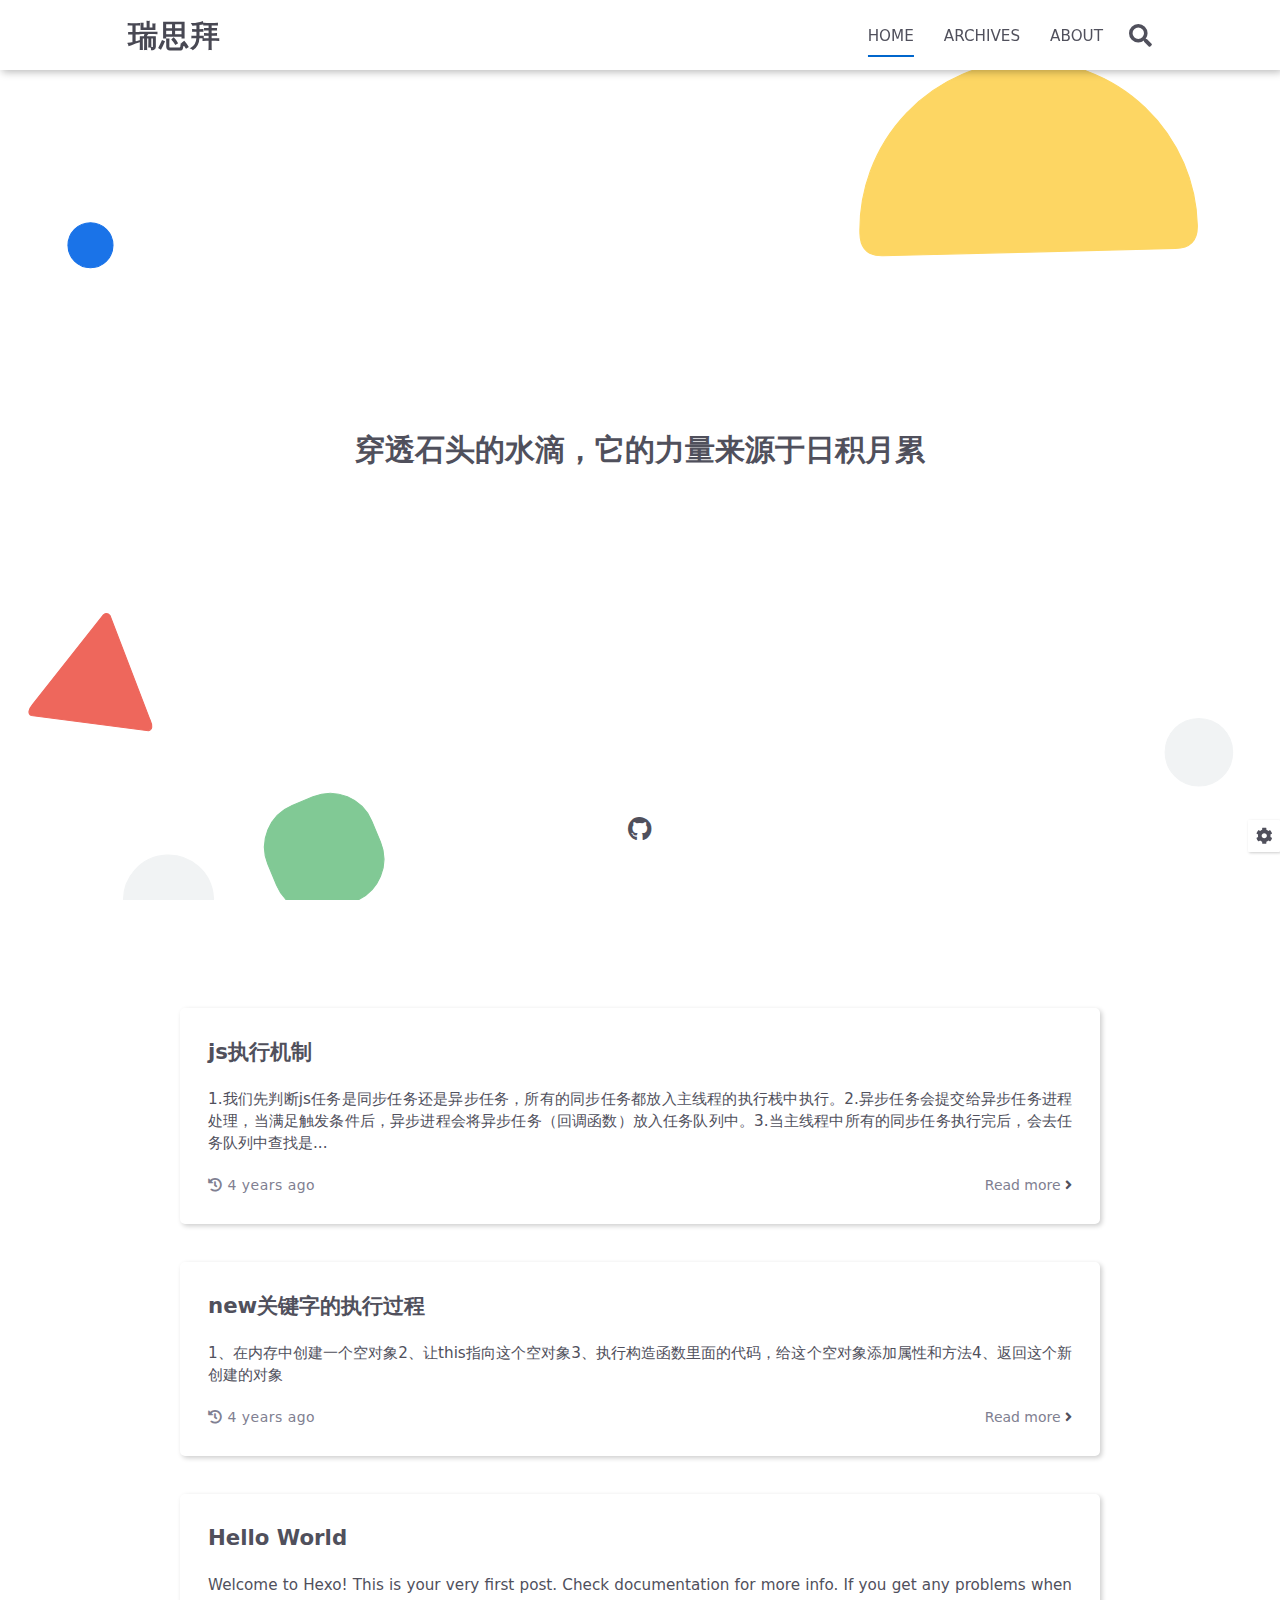
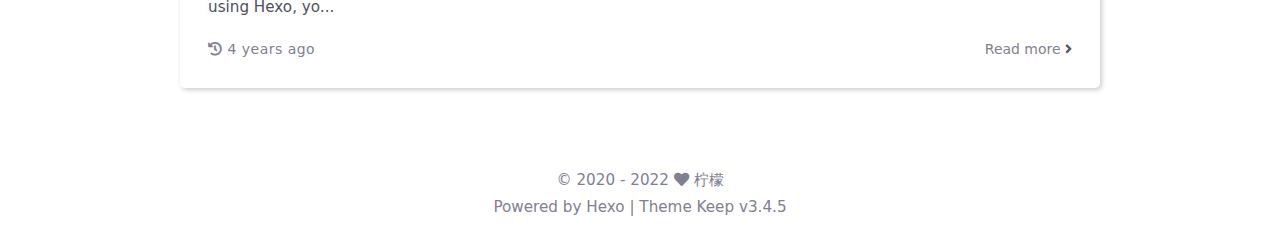
<file: index.html>
<!DOCTYPE html>
<html lang="en">
<head>
    <meta charset="utf-8">
    <meta name="viewport" content="width=device-width, initial-scale=1, maximum-scale=1">
    <meta name="keywords" content="Hexo Theme Keep">
    <meta name="description" content="Hexo Theme Keep">
    <meta name="author" content="柠檬">
    
    <title>
        
        瑞思拜
    </title>
    
<link rel="stylesheet" href="/css/style.css">

    <link rel="shortcut icon" href="/images/logo.svg">
    
<link rel="stylesheet" href="/css/font-awesome.min.css">

    <script id="hexo-configurations">
    let KEEP = window.KEEP || {};
    KEEP.hexo_config = {"hostname":"example.com","root":"/","language":"en","path":"search.xml"};
    KEEP.theme_config = {"toc":{"enable":true,"number":false,"expand_all":false,"init_open":false},"style":{"primary_color":"#0066CC","avatar":"/images/j.svg","favicon":"/images/logo.svg","article_img_align":"left","left_side_width":"260px","content_max_width":"920px","hover":{"shadow":true,"scale":true},"first_screen":{"enable":true,"background_img":"/images/bg.svg","description":"穿透石头的水滴，它的力量来源于日积月累"},"scroll":{"progress_bar":{"enable":false},"percent":{"enable":true}}},"local_search":{"enable":true,"preload":true},"code_copy":{"enable":false,"style":"default"},"pjax":{"enable":false},"lazyload":{"enable":false},"version":"3.4.5"};
    KEEP.language_ago = {"second":"%s seconds ago","minute":"%s minutes ago","hour":"%s hours ago","day":"%s days ago","week":"%s weeks ago","month":"%s months ago","year":"%s years ago"};
  </script>
<meta name="generator" content="Hexo 5.4.2"></head>


<body>
<div class="progress-bar-container">
    

    
</div>


<main class="page-container">

    
        <div class="first-screen-container flex-center fade-in-down-animation">
    <div class="content flex-center">
        <div class="description">
            穿透石头的水滴，它的力量来源于日积月累
        </div>
        
            <div class="s-icon-list">
                
                    
                        
                            <span class="s-icon-item github">
                                <a target="_blank" href="https://github.com/lrady">
                                    <i class="fab fa-github"></i>
                                </a>
                            </span>
                        
                    
                
                    
                
                    
                
                    
                
                    
                
                    
                
                    
                
                    
                
            </div>
        
    </div>
</div>

    

    <div class="page-main-content">

        <div class="page-main-content-top">
            <header class="header-wrapper">

    <div class="header-content has-first-screen">
        <div class="left">
            
            <a class="logo-title" href="/">
                瑞思拜
            </a>
        </div>

        <div class="right">
            <div class="pc">
                <ul class="menu-list">
                    
                        <li class="menu-item">
                            <a class="active"
                               href="/"
                            >
                                HOME
                            </a>
                        </li>
                    
                        <li class="menu-item">
                            <a class=""
                               href="/archives"
                            >
                                ARCHIVES
                            </a>
                        </li>
                    
                        <li class="menu-item">
                            <a class=""
                               href="/about"
                            >
                                ABOUT
                            </a>
                        </li>
                    
                    
                        <li class="menu-item search search-popup-trigger">
                            <i class="fas fa-search"></i>
                        </li>
                    
                </ul>
            </div>
            <div class="mobile">
                
                    <div class="icon-item search search-popup-trigger"><i class="fas fa-search"></i></div>
                
                <div class="icon-item menu-bar">
                    <div class="menu-bar-middle"></div>
                </div>
            </div>
        </div>
    </div>

    <div class="header-drawer">
        <ul class="drawer-menu-list">
            
                <li class="drawer-menu-item flex-center">
                    <a class="active"
                       href="/">HOME</a>
                </li>
            
                <li class="drawer-menu-item flex-center">
                    <a class=""
                       href="/archives">ARCHIVES</a>
                </li>
            
                <li class="drawer-menu-item flex-center">
                    <a class=""
                       href="/about">ABOUT</a>
                </li>
            
        </ul>
    </div>

    <div class="window-mask"></div>

</header>


        </div>

        <div class="page-main-content-middle">

            <div class="main-content">

                
                    <div class="home-content-container fade-in-down-animation">
    <ul class="home-article-list">
        
            <li class="home-article-item">

                

                <h3 class="home-article-title">
                    <a href="/2022/07/14/postjs%E6%89%A7%E8%A1%8C%E6%9C%BA%E5%88%B6/">
                        js执行机制
                    </a>
                </h3>

                <div class="home-article-content markdown-body">
                    
                        1.我们先判断js任务是同步任务还是异步任务，所有的同步任务都放入主线程的执行栈中执行。2.异步任务会提交给异步任务进程处理，当满足触发条件后，异步进程会将异步任务（回调函数）放入任务队列中。3.当主线程中所有的同步任务执行完后，会去任务队列中查找是...
                    
                </div>

                <div class="home-article-meta-info-container">
    <div class="home-article-meta-info">
        <span><i class="fas fa-history"></i>&nbsp;<span class="home-article-date" data-date="Thu Jul 14 2022 20:22:18 GMT+0800">2022-07-14</span></span>
        
        
    </div>

    <a href="/2022/07/14/postjs%E6%89%A7%E8%A1%8C%E6%9C%BA%E5%88%B6/">Read more&nbsp;<i class="fas fa-angle-right"></i></a>
</div>

            </li>
        
            <li class="home-article-item">

                

                <h3 class="home-article-title">
                    <a href="/2022/07/13/new%E5%85%B3%E9%94%AE%E5%AD%97%E7%9A%84%E6%89%A7%E8%A1%8C%E8%BF%87%E7%A8%8B/">
                        new关键字的执行过程
                    </a>
                </h3>

                <div class="home-article-content markdown-body">
                    
                        1、在内存中创建一个空对象2、让this指向这个空对象3、执行构造函数里面的代码，给这个空对象添加属性和方法4、返回这个新创建的对象

                    
                </div>

                <div class="home-article-meta-info-container">
    <div class="home-article-meta-info">
        <span><i class="fas fa-history"></i>&nbsp;<span class="home-article-date" data-date="Wed Jul 13 2022 19:44:13 GMT+0800">2022-07-13</span></span>
        
        
    </div>

    <a href="/2022/07/13/new%E5%85%B3%E9%94%AE%E5%AD%97%E7%9A%84%E6%89%A7%E8%A1%8C%E8%BF%87%E7%A8%8B/">Read more&nbsp;<i class="fas fa-angle-right"></i></a>
</div>

            </li>
        
            <li class="home-article-item">

                

                <h3 class="home-article-title">
                    <a href="/2022/07/07/hello-world/">
                        Hello World
                    </a>
                </h3>

                <div class="home-article-content markdown-body">
                    
                        Welcome to Hexo! This is your very first post. Check documentation for more info. If you get any problems when using Hexo, yo...
                    
                </div>

                <div class="home-article-meta-info-container">
    <div class="home-article-meta-info">
        <span><i class="fas fa-history"></i>&nbsp;<span class="home-article-date" data-date="Thu Jul 07 2022 16:43:50 GMT+0800">2022-07-07</span></span>
        
        
    </div>

    <a href="/2022/07/07/hello-world/">Read more&nbsp;<i class="fas fa-angle-right"></i></a>
</div>

            </li>
        
    </ul>

    <div class="home-paginator">
        <div class="paginator">
    

    
</div>

    </div>
</div>


                
            </div>

        </div>

        <div class="page-main-content-bottom">
            <footer class="footer">
    <div class="info-container">
        <div class="copyright-info info-item">
            &copy;
            
              <span>2020</span>
              -
            
            2022&nbsp;<i class="fas fa-heart icon-animate"></i>&nbsp;<a href="/">柠檬</a>
        </div>
        
        <div class="theme-info info-item">
            Powered by <a target="_blank" href="https://hexo.io">Hexo</a>&nbsp;|&nbsp;Theme&nbsp;<a class="theme-version" target="_blank" href="https://github.com/XPoet/hexo-theme-keep">Keep v3.4.5</a>
        </div>
        
        
    </div>
</footer>

        </div>
    </div>

    

    <div class="right-bottom-side-tools">
        <div class="side-tools-container">
    <ul class="side-tools-list">
        <li class="tools-item tool-font-adjust-plus flex-center">
            <i class="fas fa-search-plus"></i>
        </li>

        <li class="tools-item tool-font-adjust-minus flex-center">
            <i class="fas fa-search-minus"></i>
        </li>

        <li class="tools-item tool-expand-width flex-center">
            <i class="fas fa-arrows-alt-h"></i>
        </li>

        <li class="tools-item tool-dark-light-toggle flex-center">
            <i class="fas fa-moon"></i>
        </li>

        <!-- rss -->
        

        

        <li class="tools-item tool-scroll-to-bottom flex-center">
            <i class="fas fa-arrow-down"></i>
        </li>
    </ul>

    <ul class="exposed-tools-list">
        <li class="tools-item tool-toggle-show flex-center">
            <i class="fas fa-cog fa-spin"></i>
        </li>
        
            <li class="tools-item tool-scroll-to-top flex-center">
                <i class="arrow-up fas fa-arrow-up"></i>
                <span class="percent"></span>
            </li>
        
    </ul>
</div>

    </div>

    

    <div class="image-viewer-container">
    <img src="">
</div>


    
        <div class="search-pop-overlay">
    <div class="popup search-popup">
        <div class="search-header">
          <span class="search-input-field-pre">
            <i class="fas fa-keyboard"></i>
          </span>
            <div class="search-input-container">
                <input autocomplete="off"
                       autocorrect="off"
                       autocapitalize="off"
                       placeholder="Search..."
                       spellcheck="false"
                       type="search"
                       class="search-input"
                >
            </div>
            <span class="popup-btn-close">
                <i class="fas fa-times"></i>
            </span>
        </div>
        <div id="search-result">
            <div id="no-result">
                <i class="fas fa-spinner fa-pulse fa-5x fa-fw"></i>
            </div>
        </div>
    </div>
</div>

    

</main>





<script src="/js/utils.js"></script>

<script src="/js/main.js"></script>

<script src="/js/header-shrink.js"></script>

<script src="/js/back2top.js"></script>

<script src="/js/dark-light-toggle.js"></script>



    
<script src="/js/local-search.js"></script>







<div class="post-scripts">
    
</div>



</body>
</html>
</file>
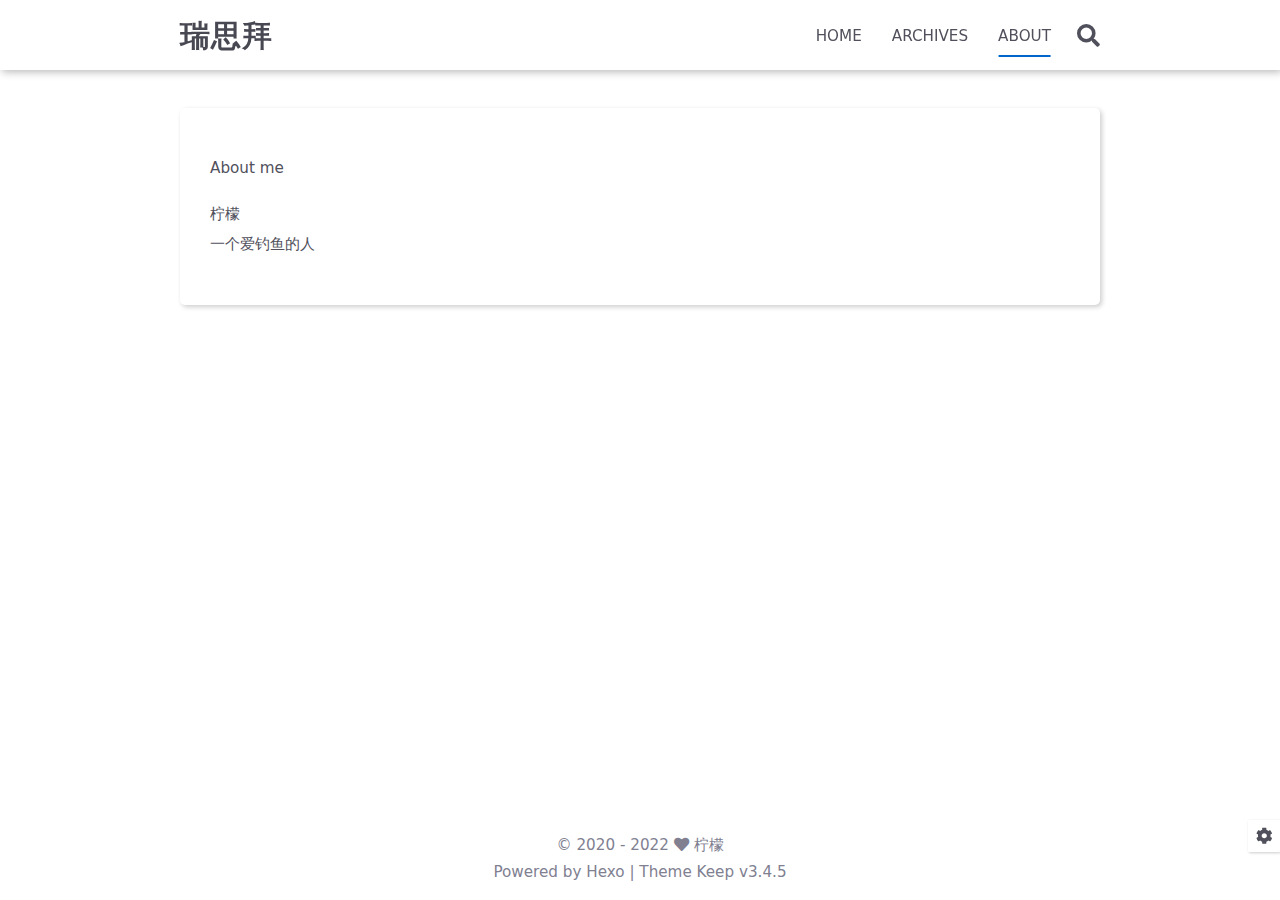
<file: about/index.html>
<!DOCTYPE html>
<html lang="en">
<head>
    <meta charset="utf-8">
    <meta name="viewport" content="width=device-width, initial-scale=1, maximum-scale=1">
    <meta name="keywords" content="Hexo Theme Keep">
    <meta name="description" content="Hexo Theme Keep">
    <meta name="author" content="柠檬">
    
    <title>
        
            About |
        
        瑞思拜
    </title>
    
<link rel="stylesheet" href="/css/style.css">

    <link rel="shortcut icon" href="/images/logo.svg">
    
<link rel="stylesheet" href="/css/font-awesome.min.css">

    <script id="hexo-configurations">
    let KEEP = window.KEEP || {};
    KEEP.hexo_config = {"hostname":"example.com","root":"/","language":"en","path":"search.xml"};
    KEEP.theme_config = {"toc":{"enable":true,"number":false,"expand_all":false,"init_open":false},"style":{"primary_color":"#0066CC","avatar":"/images/j.svg","favicon":"/images/logo.svg","article_img_align":"left","left_side_width":"260px","content_max_width":"920px","hover":{"shadow":true,"scale":true},"first_screen":{"enable":true,"background_img":"/images/bg.svg","description":"穿透石头的水滴，它的力量来源于日积月累"},"scroll":{"progress_bar":{"enable":false},"percent":{"enable":true}}},"local_search":{"enable":true,"preload":true},"code_copy":{"enable":false,"style":"default"},"pjax":{"enable":false},"lazyload":{"enable":false},"version":"3.4.5"};
    KEEP.language_ago = {"second":"%s seconds ago","minute":"%s minutes ago","hour":"%s hours ago","day":"%s days ago","week":"%s weeks ago","month":"%s months ago","year":"%s years ago"};
  </script>
<meta name="generator" content="Hexo 5.4.2"></head>


<body>
<div class="progress-bar-container">
    

    
</div>


<main class="page-container">

    

    <div class="page-main-content">

        <div class="page-main-content-top">
            <header class="header-wrapper">

    <div class="header-content">
        <div class="left">
            
            <a class="logo-title" href="/">
                瑞思拜
            </a>
        </div>

        <div class="right">
            <div class="pc">
                <ul class="menu-list">
                    
                        <li class="menu-item">
                            <a class=""
                               href="/"
                            >
                                HOME
                            </a>
                        </li>
                    
                        <li class="menu-item">
                            <a class=""
                               href="/archives"
                            >
                                ARCHIVES
                            </a>
                        </li>
                    
                        <li class="menu-item">
                            <a class="active"
                               href="/about"
                            >
                                ABOUT
                            </a>
                        </li>
                    
                    
                        <li class="menu-item search search-popup-trigger">
                            <i class="fas fa-search"></i>
                        </li>
                    
                </ul>
            </div>
            <div class="mobile">
                
                    <div class="icon-item search search-popup-trigger"><i class="fas fa-search"></i></div>
                
                <div class="icon-item menu-bar">
                    <div class="menu-bar-middle"></div>
                </div>
            </div>
        </div>
    </div>

    <div class="header-drawer">
        <ul class="drawer-menu-list">
            
                <li class="drawer-menu-item flex-center">
                    <a class=""
                       href="/">HOME</a>
                </li>
            
                <li class="drawer-menu-item flex-center">
                    <a class=""
                       href="/archives">ARCHIVES</a>
                </li>
            
                <li class="drawer-menu-item flex-center">
                    <a class="active"
                       href="/about">ABOUT</a>
                </li>
            
        </ul>
    </div>

    <div class="window-mask"></div>

</header>


        </div>

        <div class="page-main-content-middle">

            <div class="main-content">

                
                    <div class="fade-in-down-animation">
    <div class="page-template-container">
        
        
        <div class="page-template-content markdown-body">
            
                <p>About me</p>
<p>柠檬<br>一个爱钓鱼的人</p>

            
        </div>
        <div class="page-template-comments">
            
        </div>
    </div>
</div>


                
            </div>

        </div>

        <div class="page-main-content-bottom">
            <footer class="footer">
    <div class="info-container">
        <div class="copyright-info info-item">
            &copy;
            
              <span>2020</span>
              -
            
            2022&nbsp;<i class="fas fa-heart icon-animate"></i>&nbsp;<a href="/">柠檬</a>
        </div>
        
        <div class="theme-info info-item">
            Powered by <a target="_blank" href="https://hexo.io">Hexo</a>&nbsp;|&nbsp;Theme&nbsp;<a class="theme-version" target="_blank" href="https://github.com/XPoet/hexo-theme-keep">Keep v3.4.5</a>
        </div>
        
        
    </div>
</footer>

        </div>
    </div>

    

    <div class="right-bottom-side-tools">
        <div class="side-tools-container">
    <ul class="side-tools-list">
        <li class="tools-item tool-font-adjust-plus flex-center">
            <i class="fas fa-search-plus"></i>
        </li>

        <li class="tools-item tool-font-adjust-minus flex-center">
            <i class="fas fa-search-minus"></i>
        </li>

        <li class="tools-item tool-expand-width flex-center">
            <i class="fas fa-arrows-alt-h"></i>
        </li>

        <li class="tools-item tool-dark-light-toggle flex-center">
            <i class="fas fa-moon"></i>
        </li>

        <!-- rss -->
        

        

        <li class="tools-item tool-scroll-to-bottom flex-center">
            <i class="fas fa-arrow-down"></i>
        </li>
    </ul>

    <ul class="exposed-tools-list">
        <li class="tools-item tool-toggle-show flex-center">
            <i class="fas fa-cog fa-spin"></i>
        </li>
        
            <li class="tools-item tool-scroll-to-top flex-center">
                <i class="arrow-up fas fa-arrow-up"></i>
                <span class="percent"></span>
            </li>
        
    </ul>
</div>

    </div>

    

    <div class="image-viewer-container">
    <img src="">
</div>


    
        <div class="search-pop-overlay">
    <div class="popup search-popup">
        <div class="search-header">
          <span class="search-input-field-pre">
            <i class="fas fa-keyboard"></i>
          </span>
            <div class="search-input-container">
                <input autocomplete="off"
                       autocorrect="off"
                       autocapitalize="off"
                       placeholder="Search..."
                       spellcheck="false"
                       type="search"
                       class="search-input"
                >
            </div>
            <span class="popup-btn-close">
                <i class="fas fa-times"></i>
            </span>
        </div>
        <div id="search-result">
            <div id="no-result">
                <i class="fas fa-spinner fa-pulse fa-5x fa-fw"></i>
            </div>
        </div>
    </div>
</div>

    

</main>




<script src="/js/utils.js"></script>

<script src="/js/main.js"></script>

<script src="/js/header-shrink.js"></script>

<script src="/js/back2top.js"></script>

<script src="/js/dark-light-toggle.js"></script>



    
<script src="/js/local-search.js"></script>







<div class="post-scripts">
    
</div>



</body>
</html>
</file>
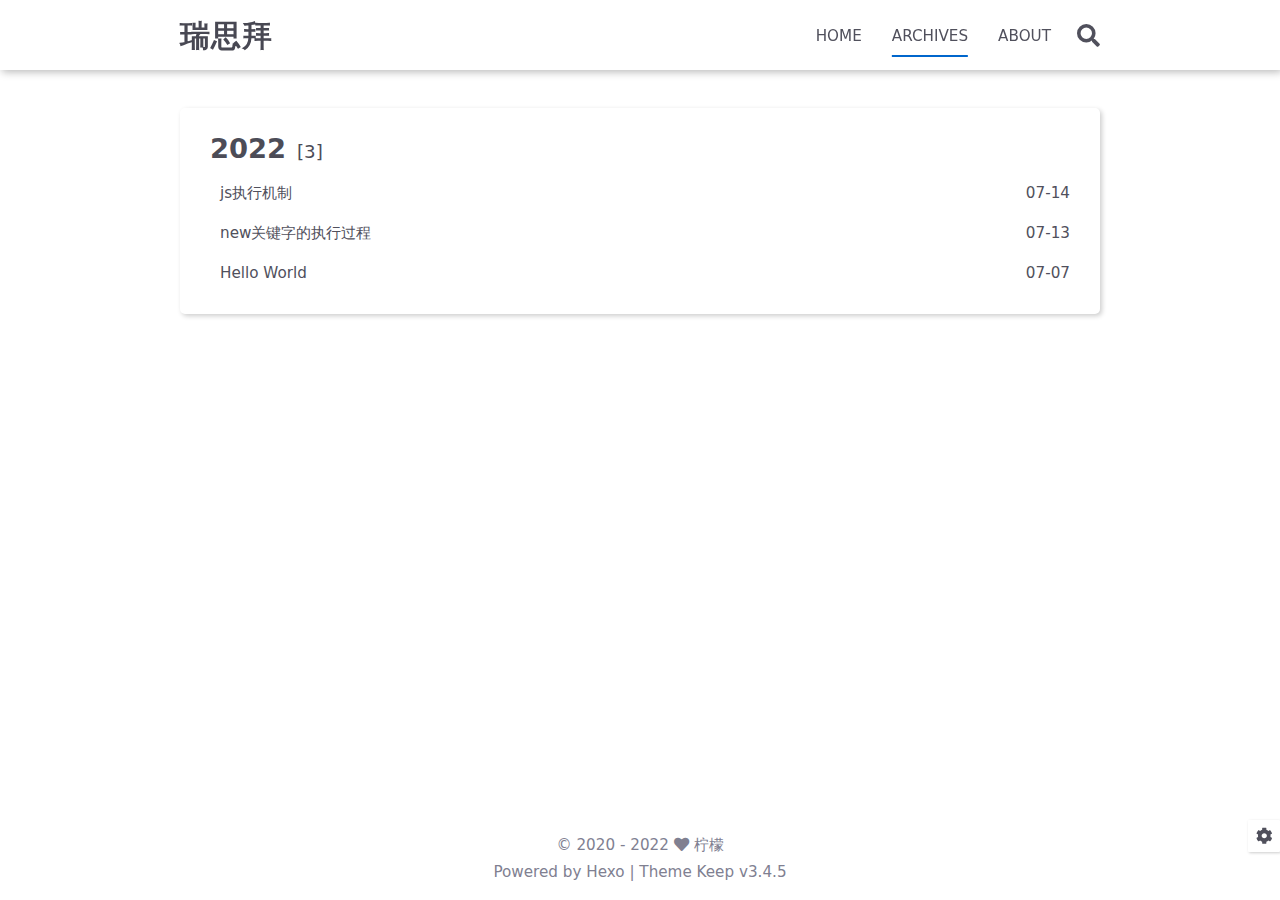
<file: archives/index.html>
<!DOCTYPE html>
<html lang="en">
<head>
    <meta charset="utf-8">
    <meta name="viewport" content="width=device-width, initial-scale=1, maximum-scale=1">
    <meta name="keywords" content="Hexo Theme Keep">
    <meta name="description" content="Hexo Theme Keep">
    <meta name="author" content="柠檬">
    
    <title>
        
            Archive |
        
        瑞思拜
    </title>
    
<link rel="stylesheet" href="/css/style.css">

    <link rel="shortcut icon" href="/images/logo.svg">
    
<link rel="stylesheet" href="/css/font-awesome.min.css">

    <script id="hexo-configurations">
    let KEEP = window.KEEP || {};
    KEEP.hexo_config = {"hostname":"example.com","root":"/","language":"en","path":"search.xml"};
    KEEP.theme_config = {"toc":{"enable":true,"number":false,"expand_all":false,"init_open":false},"style":{"primary_color":"#0066CC","avatar":"/images/j.svg","favicon":"/images/logo.svg","article_img_align":"left","left_side_width":"260px","content_max_width":"920px","hover":{"shadow":true,"scale":true},"first_screen":{"enable":true,"background_img":"/images/bg.svg","description":"穿透石头的水滴，它的力量来源于日积月累"},"scroll":{"progress_bar":{"enable":false},"percent":{"enable":true}}},"local_search":{"enable":true,"preload":true},"code_copy":{"enable":false,"style":"default"},"pjax":{"enable":false},"lazyload":{"enable":false},"version":"3.4.5"};
    KEEP.language_ago = {"second":"%s seconds ago","minute":"%s minutes ago","hour":"%s hours ago","day":"%s days ago","week":"%s weeks ago","month":"%s months ago","year":"%s years ago"};
  </script>
<meta name="generator" content="Hexo 5.4.2"></head>


<body>
<div class="progress-bar-container">
    

    
</div>


<main class="page-container">

    

    <div class="page-main-content">

        <div class="page-main-content-top">
            <header class="header-wrapper">

    <div class="header-content">
        <div class="left">
            
            <a class="logo-title" href="/">
                瑞思拜
            </a>
        </div>

        <div class="right">
            <div class="pc">
                <ul class="menu-list">
                    
                        <li class="menu-item">
                            <a class=""
                               href="/"
                            >
                                HOME
                            </a>
                        </li>
                    
                        <li class="menu-item">
                            <a class="active"
                               href="/archives"
                            >
                                ARCHIVES
                            </a>
                        </li>
                    
                        <li class="menu-item">
                            <a class=""
                               href="/about"
                            >
                                ABOUT
                            </a>
                        </li>
                    
                    
                        <li class="menu-item search search-popup-trigger">
                            <i class="fas fa-search"></i>
                        </li>
                    
                </ul>
            </div>
            <div class="mobile">
                
                    <div class="icon-item search search-popup-trigger"><i class="fas fa-search"></i></div>
                
                <div class="icon-item menu-bar">
                    <div class="menu-bar-middle"></div>
                </div>
            </div>
        </div>
    </div>

    <div class="header-drawer">
        <ul class="drawer-menu-list">
            
                <li class="drawer-menu-item flex-center">
                    <a class=""
                       href="/">HOME</a>
                </li>
            
                <li class="drawer-menu-item flex-center">
                    <a class="active"
                       href="/archives">ARCHIVES</a>
                </li>
            
                <li class="drawer-menu-item flex-center">
                    <a class=""
                       href="/about">ABOUT</a>
                </li>
            
        </ul>
    </div>

    <div class="window-mask"></div>

</header>


        </div>

        <div class="page-main-content-middle">

            <div class="main-content">

                
                    <div class="fade-in-down-animation">
    <div class="archive-container ">
        
<div class="archive-list-container">
    
        <section class="archive-item">
            <div class="archive-item-header">
                <span class="archive-year">2022</span>
                <span class="archive-year-post-count">[3]</span>
            </div>
            <ul class="article-list">
                
                    <li class="article-item">
                        <a class="article-title"
                           href="/2022/07/14/postjs%E6%89%A7%E8%A1%8C%E6%9C%BA%E5%88%B6/"
                        >js执行机制</a>
                        <span class="article-date">07-14</span>
                    </li>
                
                    <li class="article-item">
                        <a class="article-title"
                           href="/2022/07/13/new%E5%85%B3%E9%94%AE%E5%AD%97%E7%9A%84%E6%89%A7%E8%A1%8C%E8%BF%87%E7%A8%8B/"
                        >new关键字的执行过程</a>
                        <span class="article-date">07-13</span>
                    </li>
                
                    <li class="article-item">
                        <a class="article-title"
                           href="/2022/07/07/hello-world/"
                        >Hello World</a>
                        <span class="article-date">07-07</span>
                    </li>
                
            </ul>
        </section>
    
</div>

    </div>
</div>

                
            </div>

        </div>

        <div class="page-main-content-bottom">
            <footer class="footer">
    <div class="info-container">
        <div class="copyright-info info-item">
            &copy;
            
              <span>2020</span>
              -
            
            2022&nbsp;<i class="fas fa-heart icon-animate"></i>&nbsp;<a href="/">柠檬</a>
        </div>
        
        <div class="theme-info info-item">
            Powered by <a target="_blank" href="https://hexo.io">Hexo</a>&nbsp;|&nbsp;Theme&nbsp;<a class="theme-version" target="_blank" href="https://github.com/XPoet/hexo-theme-keep">Keep v3.4.5</a>
        </div>
        
        
    </div>
</footer>

        </div>
    </div>

    

    <div class="right-bottom-side-tools">
        <div class="side-tools-container">
    <ul class="side-tools-list">
        <li class="tools-item tool-font-adjust-plus flex-center">
            <i class="fas fa-search-plus"></i>
        </li>

        <li class="tools-item tool-font-adjust-minus flex-center">
            <i class="fas fa-search-minus"></i>
        </li>

        <li class="tools-item tool-expand-width flex-center">
            <i class="fas fa-arrows-alt-h"></i>
        </li>

        <li class="tools-item tool-dark-light-toggle flex-center">
            <i class="fas fa-moon"></i>
        </li>

        <!-- rss -->
        

        

        <li class="tools-item tool-scroll-to-bottom flex-center">
            <i class="fas fa-arrow-down"></i>
        </li>
    </ul>

    <ul class="exposed-tools-list">
        <li class="tools-item tool-toggle-show flex-center">
            <i class="fas fa-cog fa-spin"></i>
        </li>
        
            <li class="tools-item tool-scroll-to-top flex-center">
                <i class="arrow-up fas fa-arrow-up"></i>
                <span class="percent"></span>
            </li>
        
    </ul>
</div>

    </div>

    

    <div class="image-viewer-container">
    <img src="">
</div>


    
        <div class="search-pop-overlay">
    <div class="popup search-popup">
        <div class="search-header">
          <span class="search-input-field-pre">
            <i class="fas fa-keyboard"></i>
          </span>
            <div class="search-input-container">
                <input autocomplete="off"
                       autocorrect="off"
                       autocapitalize="off"
                       placeholder="Search..."
                       spellcheck="false"
                       type="search"
                       class="search-input"
                >
            </div>
            <span class="popup-btn-close">
                <i class="fas fa-times"></i>
            </span>
        </div>
        <div id="search-result">
            <div id="no-result">
                <i class="fas fa-spinner fa-pulse fa-5x fa-fw"></i>
            </div>
        </div>
    </div>
</div>

    

</main>




<script src="/js/utils.js"></script>

<script src="/js/main.js"></script>

<script src="/js/header-shrink.js"></script>

<script src="/js/back2top.js"></script>

<script src="/js/dark-light-toggle.js"></script>



    
<script src="/js/local-search.js"></script>







<div class="post-scripts">
    
</div>



</body>
</html>
</file>
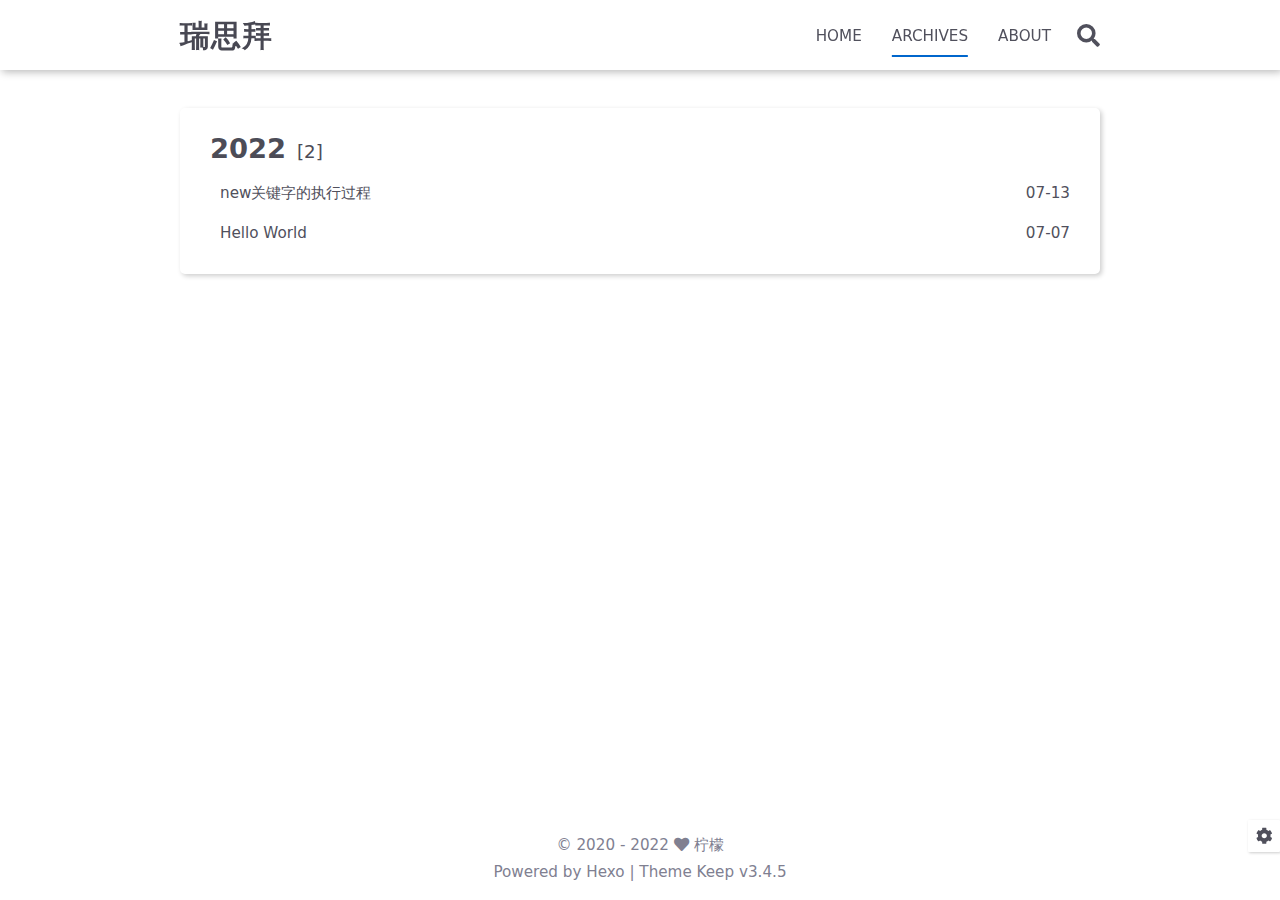
<file: archives/2022/index.html>
<!DOCTYPE html>
<html lang="en">
<head>
    <meta charset="utf-8">
    <meta name="viewport" content="width=device-width, initial-scale=1, maximum-scale=1">
    <meta name="keywords" content="Hexo Theme Keep">
    <meta name="description" content="Hexo Theme Keep">
    <meta name="author" content="柠檬">
    
    <title>
        
            Archive: 2022 |
        
        瑞思拜
    </title>
    
<link rel="stylesheet" href="/css/style.css">

    <link rel="shortcut icon" href="/images/logo.svg">
    
<link rel="stylesheet" href="/css/font-awesome.min.css">

    <script id="hexo-configurations">
    let KEEP = window.KEEP || {};
    KEEP.hexo_config = {"hostname":"example.com","root":"/","language":"en","path":"search.xml"};
    KEEP.theme_config = {"toc":{"enable":true,"number":false,"expand_all":false,"init_open":false},"style":{"primary_color":"#0066CC","avatar":"/images/j.svg","favicon":"/images/logo.svg","article_img_align":"left","left_side_width":"260px","content_max_width":"920px","hover":{"shadow":true,"scale":true},"first_screen":{"enable":true,"background_img":"/images/bg.svg","description":"穿透石头的水滴，它的力量来源于日积月累"},"scroll":{"progress_bar":{"enable":false},"percent":{"enable":true}}},"local_search":{"enable":true,"preload":true},"code_copy":{"enable":false,"style":"default"},"pjax":{"enable":false},"lazyload":{"enable":false},"version":"3.4.5"};
    KEEP.language_ago = {"second":"%s seconds ago","minute":"%s minutes ago","hour":"%s hours ago","day":"%s days ago","week":"%s weeks ago","month":"%s months ago","year":"%s years ago"};
  </script>
<meta name="generator" content="Hexo 5.4.2"></head>


<body>
<div class="progress-bar-container">
    

    
</div>


<main class="page-container">

    

    <div class="page-main-content">

        <div class="page-main-content-top">
            <header class="header-wrapper">

    <div class="header-content">
        <div class="left">
            
            <a class="logo-title" href="/">
                瑞思拜
            </a>
        </div>

        <div class="right">
            <div class="pc">
                <ul class="menu-list">
                    
                        <li class="menu-item">
                            <a class=""
                               href="/"
                            >
                                HOME
                            </a>
                        </li>
                    
                        <li class="menu-item">
                            <a class="active"
                               href="/archives"
                            >
                                ARCHIVES
                            </a>
                        </li>
                    
                        <li class="menu-item">
                            <a class=""
                               href="/about"
                            >
                                ABOUT
                            </a>
                        </li>
                    
                    
                        <li class="menu-item search search-popup-trigger">
                            <i class="fas fa-search"></i>
                        </li>
                    
                </ul>
            </div>
            <div class="mobile">
                
                    <div class="icon-item search search-popup-trigger"><i class="fas fa-search"></i></div>
                
                <div class="icon-item menu-bar">
                    <div class="menu-bar-middle"></div>
                </div>
            </div>
        </div>
    </div>

    <div class="header-drawer">
        <ul class="drawer-menu-list">
            
                <li class="drawer-menu-item flex-center">
                    <a class=""
                       href="/">HOME</a>
                </li>
            
                <li class="drawer-menu-item flex-center">
                    <a class="active"
                       href="/archives">ARCHIVES</a>
                </li>
            
                <li class="drawer-menu-item flex-center">
                    <a class=""
                       href="/about">ABOUT</a>
                </li>
            
        </ul>
    </div>

    <div class="window-mask"></div>

</header>


        </div>

        <div class="page-main-content-middle">

            <div class="main-content">

                
                    <div class="fade-in-down-animation">
    <div class="archive-container ">
        
<div class="archive-list-container">
    
        <section class="archive-item">
            <div class="archive-item-header">
                <span class="archive-year">2022</span>
                <span class="archive-year-post-count">[2]</span>
            </div>
            <ul class="article-list">
                
                    <li class="article-item">
                        <a class="article-title"
                           href="/2022/07/13/new%E5%85%B3%E9%94%AE%E5%AD%97%E7%9A%84%E6%89%A7%E8%A1%8C%E8%BF%87%E7%A8%8B/"
                        >new关键字的执行过程</a>
                        <span class="article-date">07-13</span>
                    </li>
                
                    <li class="article-item">
                        <a class="article-title"
                           href="/2022/07/07/hello-world/"
                        >Hello World</a>
                        <span class="article-date">07-07</span>
                    </li>
                
            </ul>
        </section>
    
</div>

    </div>
</div>

                
            </div>

        </div>

        <div class="page-main-content-bottom">
            <footer class="footer">
    <div class="info-container">
        <div class="copyright-info info-item">
            &copy;
            
              <span>2020</span>
              -
            
            2022&nbsp;<i class="fas fa-heart icon-animate"></i>&nbsp;<a href="/">柠檬</a>
        </div>
        
        <div class="theme-info info-item">
            Powered by <a target="_blank" href="https://hexo.io">Hexo</a>&nbsp;|&nbsp;Theme&nbsp;<a class="theme-version" target="_blank" href="https://github.com/XPoet/hexo-theme-keep">Keep v3.4.5</a>
        </div>
        
        
    </div>
</footer>

        </div>
    </div>

    

    <div class="right-bottom-side-tools">
        <div class="side-tools-container">
    <ul class="side-tools-list">
        <li class="tools-item tool-font-adjust-plus flex-center">
            <i class="fas fa-search-plus"></i>
        </li>

        <li class="tools-item tool-font-adjust-minus flex-center">
            <i class="fas fa-search-minus"></i>
        </li>

        <li class="tools-item tool-expand-width flex-center">
            <i class="fas fa-arrows-alt-h"></i>
        </li>

        <li class="tools-item tool-dark-light-toggle flex-center">
            <i class="fas fa-moon"></i>
        </li>

        <!-- rss -->
        

        

        <li class="tools-item tool-scroll-to-bottom flex-center">
            <i class="fas fa-arrow-down"></i>
        </li>
    </ul>

    <ul class="exposed-tools-list">
        <li class="tools-item tool-toggle-show flex-center">
            <i class="fas fa-cog fa-spin"></i>
        </li>
        
            <li class="tools-item tool-scroll-to-top flex-center">
                <i class="arrow-up fas fa-arrow-up"></i>
                <span class="percent"></span>
            </li>
        
    </ul>
</div>

    </div>

    

    <div class="image-viewer-container">
    <img src="">
</div>


    
        <div class="search-pop-overlay">
    <div class="popup search-popup">
        <div class="search-header">
          <span class="search-input-field-pre">
            <i class="fas fa-keyboard"></i>
          </span>
            <div class="search-input-container">
                <input autocomplete="off"
                       autocorrect="off"
                       autocapitalize="off"
                       placeholder="Search..."
                       spellcheck="false"
                       type="search"
                       class="search-input"
                >
            </div>
            <span class="popup-btn-close">
                <i class="fas fa-times"></i>
            </span>
        </div>
        <div id="search-result">
            <div id="no-result">
                <i class="fas fa-spinner fa-pulse fa-5x fa-fw"></i>
            </div>
        </div>
    </div>
</div>

    

</main>




<script src="/js/utils.js"></script>

<script src="/js/main.js"></script>

<script src="/js/header-shrink.js"></script>

<script src="/js/back2top.js"></script>

<script src="/js/dark-light-toggle.js"></script>



    
<script src="/js/local-search.js"></script>







<div class="post-scripts">
    
</div>



</body>
</html>
</file>
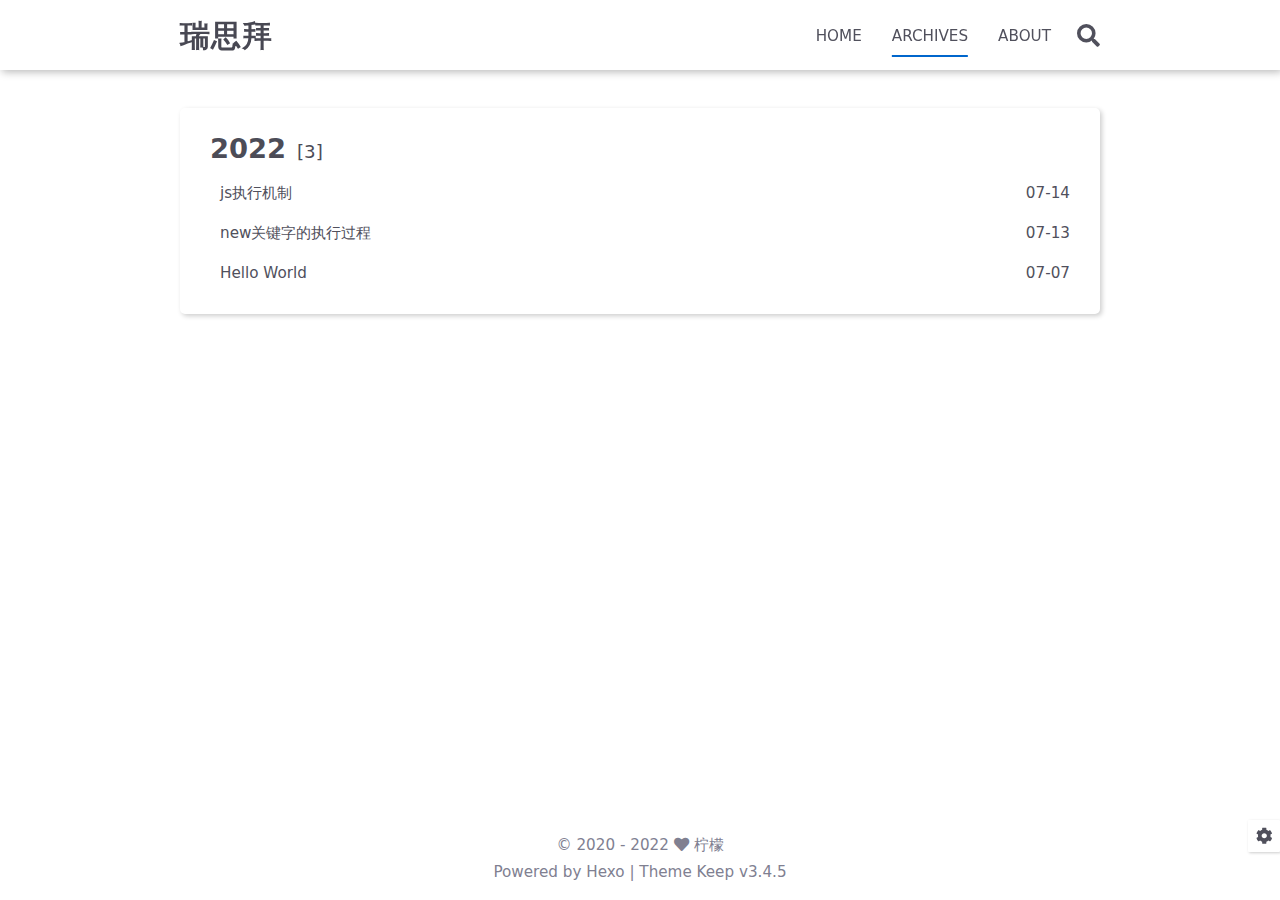
<file: archives/2022/07/index.html>
<!DOCTYPE html>
<html lang="en">
<head>
    <meta charset="utf-8">
    <meta name="viewport" content="width=device-width, initial-scale=1, maximum-scale=1">
    <meta name="keywords" content="Hexo Theme Keep">
    <meta name="description" content="Hexo Theme Keep">
    <meta name="author" content="柠檬">
    
    <title>
        
            Archive: 2022/7 |
        
        瑞思拜
    </title>
    
<link rel="stylesheet" href="/css/style.css">

    <link rel="shortcut icon" href="/images/logo.svg">
    
<link rel="stylesheet" href="/css/font-awesome.min.css">

    <script id="hexo-configurations">
    let KEEP = window.KEEP || {};
    KEEP.hexo_config = {"hostname":"example.com","root":"/","language":"en","path":"search.xml"};
    KEEP.theme_config = {"toc":{"enable":true,"number":false,"expand_all":false,"init_open":false},"style":{"primary_color":"#0066CC","avatar":"/images/j.svg","favicon":"/images/logo.svg","article_img_align":"left","left_side_width":"260px","content_max_width":"920px","hover":{"shadow":true,"scale":true},"first_screen":{"enable":true,"background_img":"/images/bg.svg","description":"穿透石头的水滴，它的力量来源于日积月累"},"scroll":{"progress_bar":{"enable":false},"percent":{"enable":true}}},"local_search":{"enable":true,"preload":true},"code_copy":{"enable":false,"style":"default"},"pjax":{"enable":false},"lazyload":{"enable":false},"version":"3.4.5"};
    KEEP.language_ago = {"second":"%s seconds ago","minute":"%s minutes ago","hour":"%s hours ago","day":"%s days ago","week":"%s weeks ago","month":"%s months ago","year":"%s years ago"};
  </script>
<meta name="generator" content="Hexo 5.4.2"></head>


<body>
<div class="progress-bar-container">
    

    
</div>


<main class="page-container">

    

    <div class="page-main-content">

        <div class="page-main-content-top">
            <header class="header-wrapper">

    <div class="header-content">
        <div class="left">
            
            <a class="logo-title" href="/">
                瑞思拜
            </a>
        </div>

        <div class="right">
            <div class="pc">
                <ul class="menu-list">
                    
                        <li class="menu-item">
                            <a class=""
                               href="/"
                            >
                                HOME
                            </a>
                        </li>
                    
                        <li class="menu-item">
                            <a class="active"
                               href="/archives"
                            >
                                ARCHIVES
                            </a>
                        </li>
                    
                        <li class="menu-item">
                            <a class=""
                               href="/about"
                            >
                                ABOUT
                            </a>
                        </li>
                    
                    
                        <li class="menu-item search search-popup-trigger">
                            <i class="fas fa-search"></i>
                        </li>
                    
                </ul>
            </div>
            <div class="mobile">
                
                    <div class="icon-item search search-popup-trigger"><i class="fas fa-search"></i></div>
                
                <div class="icon-item menu-bar">
                    <div class="menu-bar-middle"></div>
                </div>
            </div>
        </div>
    </div>

    <div class="header-drawer">
        <ul class="drawer-menu-list">
            
                <li class="drawer-menu-item flex-center">
                    <a class=""
                       href="/">HOME</a>
                </li>
            
                <li class="drawer-menu-item flex-center">
                    <a class="active"
                       href="/archives">ARCHIVES</a>
                </li>
            
                <li class="drawer-menu-item flex-center">
                    <a class=""
                       href="/about">ABOUT</a>
                </li>
            
        </ul>
    </div>

    <div class="window-mask"></div>

</header>


        </div>

        <div class="page-main-content-middle">

            <div class="main-content">

                
                    <div class="fade-in-down-animation">
    <div class="archive-container ">
        
<div class="archive-list-container">
    
        <section class="archive-item">
            <div class="archive-item-header">
                <span class="archive-year">2022</span>
                <span class="archive-year-post-count">[3]</span>
            </div>
            <ul class="article-list">
                
                    <li class="article-item">
                        <a class="article-title"
                           href="/2022/07/14/postjs%E6%89%A7%E8%A1%8C%E6%9C%BA%E5%88%B6/"
                        >js执行机制</a>
                        <span class="article-date">07-14</span>
                    </li>
                
                    <li class="article-item">
                        <a class="article-title"
                           href="/2022/07/13/new%E5%85%B3%E9%94%AE%E5%AD%97%E7%9A%84%E6%89%A7%E8%A1%8C%E8%BF%87%E7%A8%8B/"
                        >new关键字的执行过程</a>
                        <span class="article-date">07-13</span>
                    </li>
                
                    <li class="article-item">
                        <a class="article-title"
                           href="/2022/07/07/hello-world/"
                        >Hello World</a>
                        <span class="article-date">07-07</span>
                    </li>
                
            </ul>
        </section>
    
</div>

    </div>
</div>

                
            </div>

        </div>

        <div class="page-main-content-bottom">
            <footer class="footer">
    <div class="info-container">
        <div class="copyright-info info-item">
            &copy;
            
              <span>2020</span>
              -
            
            2022&nbsp;<i class="fas fa-heart icon-animate"></i>&nbsp;<a href="/">柠檬</a>
        </div>
        
        <div class="theme-info info-item">
            Powered by <a target="_blank" href="https://hexo.io">Hexo</a>&nbsp;|&nbsp;Theme&nbsp;<a class="theme-version" target="_blank" href="https://github.com/XPoet/hexo-theme-keep">Keep v3.4.5</a>
        </div>
        
        
    </div>
</footer>

        </div>
    </div>

    

    <div class="right-bottom-side-tools">
        <div class="side-tools-container">
    <ul class="side-tools-list">
        <li class="tools-item tool-font-adjust-plus flex-center">
            <i class="fas fa-search-plus"></i>
        </li>

        <li class="tools-item tool-font-adjust-minus flex-center">
            <i class="fas fa-search-minus"></i>
        </li>

        <li class="tools-item tool-expand-width flex-center">
            <i class="fas fa-arrows-alt-h"></i>
        </li>

        <li class="tools-item tool-dark-light-toggle flex-center">
            <i class="fas fa-moon"></i>
        </li>

        <!-- rss -->
        

        

        <li class="tools-item tool-scroll-to-bottom flex-center">
            <i class="fas fa-arrow-down"></i>
        </li>
    </ul>

    <ul class="exposed-tools-list">
        <li class="tools-item tool-toggle-show flex-center">
            <i class="fas fa-cog fa-spin"></i>
        </li>
        
            <li class="tools-item tool-scroll-to-top flex-center">
                <i class="arrow-up fas fa-arrow-up"></i>
                <span class="percent"></span>
            </li>
        
    </ul>
</div>

    </div>

    

    <div class="image-viewer-container">
    <img src="">
</div>


    
        <div class="search-pop-overlay">
    <div class="popup search-popup">
        <div class="search-header">
          <span class="search-input-field-pre">
            <i class="fas fa-keyboard"></i>
          </span>
            <div class="search-input-container">
                <input autocomplete="off"
                       autocorrect="off"
                       autocapitalize="off"
                       placeholder="Search..."
                       spellcheck="false"
                       type="search"
                       class="search-input"
                >
            </div>
            <span class="popup-btn-close">
                <i class="fas fa-times"></i>
            </span>
        </div>
        <div id="search-result">
            <div id="no-result">
                <i class="fas fa-spinner fa-pulse fa-5x fa-fw"></i>
            </div>
        </div>
    </div>
</div>

    

</main>




<script src="/js/utils.js"></script>

<script src="/js/main.js"></script>

<script src="/js/header-shrink.js"></script>

<script src="/js/back2top.js"></script>

<script src="/js/dark-light-toggle.js"></script>



    
<script src="/js/local-search.js"></script>







<div class="post-scripts">
    
</div>



</body>
</html>
</file>
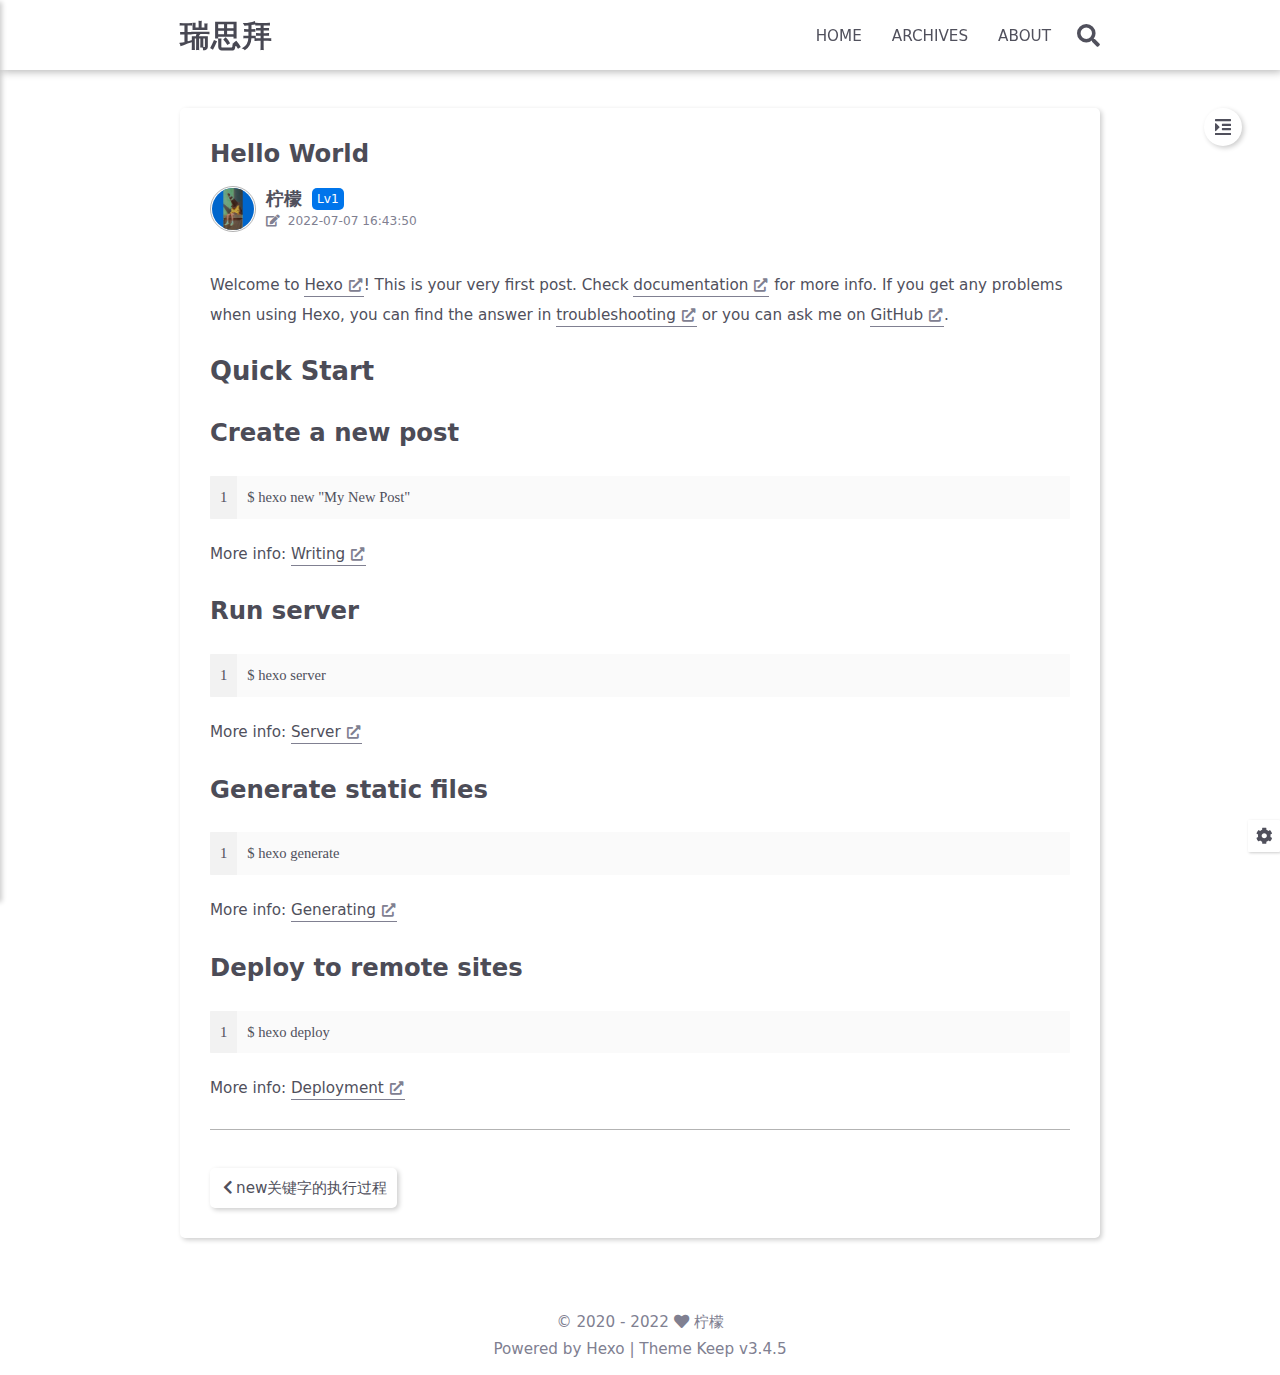
<file: 2022/07/07/hello-world/index.html>
<!DOCTYPE html>
<html lang="en">
<head>
    <meta charset="utf-8">
    <meta name="viewport" content="width=device-width, initial-scale=1, maximum-scale=1">
    <meta name="keywords" content="Hexo Theme Keep">
    <meta name="description" content="Hexo Theme Keep">
    <meta name="author" content="柠檬">
    
    <title>
        
            Hello World |
        
        瑞思拜
    </title>
    
<link rel="stylesheet" href="/css/style.css">

    <link rel="shortcut icon" href="/images/logo.svg">
    
<link rel="stylesheet" href="/css/font-awesome.min.css">

    <script id="hexo-configurations">
    let KEEP = window.KEEP || {};
    KEEP.hexo_config = {"hostname":"example.com","root":"/","language":"en","path":"search.xml"};
    KEEP.theme_config = {"toc":{"enable":true,"number":false,"expand_all":false,"init_open":false},"style":{"primary_color":"#0066CC","avatar":"/images/j.svg","favicon":"/images/logo.svg","article_img_align":"left","left_side_width":"260px","content_max_width":"920px","hover":{"shadow":true,"scale":true},"first_screen":{"enable":true,"background_img":"/images/bg.svg","description":"穿透石头的水滴，它的力量来源于日积月累"},"scroll":{"progress_bar":{"enable":false},"percent":{"enable":true}}},"local_search":{"enable":true,"preload":true},"code_copy":{"enable":false,"style":"default"},"pjax":{"enable":false},"lazyload":{"enable":false},"version":"3.4.5"};
    KEEP.language_ago = {"second":"%s seconds ago","minute":"%s minutes ago","hour":"%s hours ago","day":"%s days ago","week":"%s weeks ago","month":"%s months ago","year":"%s years ago"};
  </script>
<meta name="generator" content="Hexo 5.4.2"></head>


<body>
<div class="progress-bar-container">
    

    
</div>


<main class="page-container">

    

    <div class="page-main-content">

        <div class="page-main-content-top">
            <header class="header-wrapper">

    <div class="header-content">
        <div class="left">
            
            <a class="logo-title" href="/">
                瑞思拜
            </a>
        </div>

        <div class="right">
            <div class="pc">
                <ul class="menu-list">
                    
                        <li class="menu-item">
                            <a class=""
                               href="/"
                            >
                                HOME
                            </a>
                        </li>
                    
                        <li class="menu-item">
                            <a class=""
                               href="/archives"
                            >
                                ARCHIVES
                            </a>
                        </li>
                    
                        <li class="menu-item">
                            <a class=""
                               href="/about"
                            >
                                ABOUT
                            </a>
                        </li>
                    
                    
                        <li class="menu-item search search-popup-trigger">
                            <i class="fas fa-search"></i>
                        </li>
                    
                </ul>
            </div>
            <div class="mobile">
                
                    <div class="icon-item search search-popup-trigger"><i class="fas fa-search"></i></div>
                
                <div class="icon-item menu-bar">
                    <div class="menu-bar-middle"></div>
                </div>
            </div>
        </div>
    </div>

    <div class="header-drawer">
        <ul class="drawer-menu-list">
            
                <li class="drawer-menu-item flex-center">
                    <a class=""
                       href="/">HOME</a>
                </li>
            
                <li class="drawer-menu-item flex-center">
                    <a class=""
                       href="/archives">ARCHIVES</a>
                </li>
            
                <li class="drawer-menu-item flex-center">
                    <a class=""
                       href="/about">ABOUT</a>
                </li>
            
        </ul>
    </div>

    <div class="window-mask"></div>

</header>


        </div>

        <div class="page-main-content-middle">

            <div class="main-content">

                
                    <div class="fade-in-down-animation">
    <div class="article-content-container">

        <div class="article-title">
            <span class="title-hover-animation">Hello World</span>
        </div>

        
            <div class="article-header">
                <div class="avatar">
                    <img src="/images/j.svg">
                </div>
                <div class="info">
                    <div class="author">
                        <span class="name">柠檬</span>
                        
                            <span class="author-label">Lv1</span>
                        
                    </div>
                    <div class="meta-info">
                        <div class="article-meta-info">
    <span class="article-date article-meta-item">
        <i class="fas fa-edit"></i>&nbsp;
        <span class="pc">2022-07-07 16:43:50</span>
        <span class="mobile">2022-07-07 16:43</span>
    </span>
    
    

    
    
    
    
</div>

                    </div>
                </div>
            </div>
        

        <div class="article-content markdown-body">
            <p>Welcome to <a class="link"   target="_blank" rel="noopener" href="https://hexo.io/" >Hexo<i class="fas fa-external-link-alt"></i></a>! This is your very first post. Check <a class="link"   target="_blank" rel="noopener" href="https://hexo.io/docs/" >documentation<i class="fas fa-external-link-alt"></i></a> for more info. If you get any problems when using Hexo, you can find the answer in <a class="link"   target="_blank" rel="noopener" href="https://hexo.io/docs/troubleshooting.html" >troubleshooting<i class="fas fa-external-link-alt"></i></a> or you can ask me on <a class="link"   target="_blank" rel="noopener" href="https://github.com/hexojs/hexo/issues" >GitHub<i class="fas fa-external-link-alt"></i></a>.</p>
<h2 id="Quick-Start"><a href="#Quick-Start" class="headerlink" title="Quick Start"></a>Quick Start</h2><h3 id="Create-a-new-post"><a href="#Create-a-new-post" class="headerlink" title="Create a new post"></a>Create a new post</h3><figure class="highlight bash"><table><tr><td class="gutter"><pre><span class="line">1</span><br></pre></td><td class="code"><pre><span class="line">$ hexo new <span class="string">&quot;My New Post&quot;</span></span><br></pre></td></tr></table></figure>

<p>More info: <a class="link"   target="_blank" rel="noopener" href="https://hexo.io/docs/writing.html" >Writing<i class="fas fa-external-link-alt"></i></a></p>
<h3 id="Run-server"><a href="#Run-server" class="headerlink" title="Run server"></a>Run server</h3><figure class="highlight bash"><table><tr><td class="gutter"><pre><span class="line">1</span><br></pre></td><td class="code"><pre><span class="line">$ hexo server</span><br></pre></td></tr></table></figure>

<p>More info: <a class="link"   target="_blank" rel="noopener" href="https://hexo.io/docs/server.html" >Server<i class="fas fa-external-link-alt"></i></a></p>
<h3 id="Generate-static-files"><a href="#Generate-static-files" class="headerlink" title="Generate static files"></a>Generate static files</h3><figure class="highlight bash"><table><tr><td class="gutter"><pre><span class="line">1</span><br></pre></td><td class="code"><pre><span class="line">$ hexo generate</span><br></pre></td></tr></table></figure>

<p>More info: <a class="link"   target="_blank" rel="noopener" href="https://hexo.io/docs/generating.html" >Generating<i class="fas fa-external-link-alt"></i></a></p>
<h3 id="Deploy-to-remote-sites"><a href="#Deploy-to-remote-sites" class="headerlink" title="Deploy to remote sites"></a>Deploy to remote sites</h3><figure class="highlight bash"><table><tr><td class="gutter"><pre><span class="line">1</span><br></pre></td><td class="code"><pre><span class="line">$ hexo deploy</span><br></pre></td></tr></table></figure>

<p>More info: <a class="link"   target="_blank" rel="noopener" href="https://hexo.io/docs/one-command-deployment.html" >Deployment<i class="fas fa-external-link-alt"></i></a></p>

        </div>

        

        

        
            <div class="article-nav">
                
                    <div class="article-prev">
                        <a class="prev"
                           rel="prev"
                           href="/2022/07/13/new%E5%85%B3%E9%94%AE%E5%AD%97%E7%9A%84%E6%89%A7%E8%A1%8C%E8%BF%87%E7%A8%8B/"
                        >
                            <span class="left arrow-icon flex-center">
                              <i class="fas fa-chevron-left"></i>
                            </span>
                            <span class="title flex-center">
                                <span class="post-nav-title-item">new关键字的执行过程</span>
                                <span class="post-nav-item">Prev posts</span>
                            </span>
                        </a>
                    </div>
                
                
            </div>
        

        
    </div>
</div>


                
            </div>

        </div>

        <div class="page-main-content-bottom">
            <footer class="footer">
    <div class="info-container">
        <div class="copyright-info info-item">
            &copy;
            
              <span>2020</span>
              -
            
            2022&nbsp;<i class="fas fa-heart icon-animate"></i>&nbsp;<a href="/">柠檬</a>
        </div>
        
        <div class="theme-info info-item">
            Powered by <a target="_blank" href="https://hexo.io">Hexo</a>&nbsp;|&nbsp;Theme&nbsp;<a class="theme-version" target="_blank" href="https://github.com/XPoet/hexo-theme-keep">Keep v3.4.5</a>
        </div>
        
        
    </div>
</footer>

        </div>
    </div>

    
        <div class="post-tools">
            <div class="post-tools-container">
    <ul class="tools-list">
        <!-- TOC aside toggle -->
        
            <li class="tools-item page-aside-toggle">
                <i class="fas fa-outdent"></i>
            </li>
        

        <!-- go comment -->
        
    </ul>
</div>

        </div>
    

    <div class="right-bottom-side-tools">
        <div class="side-tools-container">
    <ul class="side-tools-list">
        <li class="tools-item tool-font-adjust-plus flex-center">
            <i class="fas fa-search-plus"></i>
        </li>

        <li class="tools-item tool-font-adjust-minus flex-center">
            <i class="fas fa-search-minus"></i>
        </li>

        <li class="tools-item tool-expand-width flex-center">
            <i class="fas fa-arrows-alt-h"></i>
        </li>

        <li class="tools-item tool-dark-light-toggle flex-center">
            <i class="fas fa-moon"></i>
        </li>

        <!-- rss -->
        

        

        <li class="tools-item tool-scroll-to-bottom flex-center">
            <i class="fas fa-arrow-down"></i>
        </li>
    </ul>

    <ul class="exposed-tools-list">
        <li class="tools-item tool-toggle-show flex-center">
            <i class="fas fa-cog fa-spin"></i>
        </li>
        
            <li class="tools-item tool-scroll-to-top flex-center">
                <i class="arrow-up fas fa-arrow-up"></i>
                <span class="percent"></span>
            </li>
        
    </ul>
</div>

    </div>

    
        <aside class="page-aside">
            <div class="post-toc-wrap">
    <div class="post-toc">
        <ol class="nav"><li class="nav-item nav-level-2"><a class="nav-link" href="#Quick-Start"><span class="nav-text">Quick Start</span></a><ol class="nav-child"><li class="nav-item nav-level-3"><a class="nav-link" href="#Create-a-new-post"><span class="nav-text">Create a new post</span></a></li><li class="nav-item nav-level-3"><a class="nav-link" href="#Run-server"><span class="nav-text">Run server</span></a></li><li class="nav-item nav-level-3"><a class="nav-link" href="#Generate-static-files"><span class="nav-text">Generate static files</span></a></li><li class="nav-item nav-level-3"><a class="nav-link" href="#Deploy-to-remote-sites"><span class="nav-text">Deploy to remote sites</span></a></li></ol></li></ol>
    </div>
</div>
        </aside>
    

    <div class="image-viewer-container">
    <img src="">
</div>


    
        <div class="search-pop-overlay">
    <div class="popup search-popup">
        <div class="search-header">
          <span class="search-input-field-pre">
            <i class="fas fa-keyboard"></i>
          </span>
            <div class="search-input-container">
                <input autocomplete="off"
                       autocorrect="off"
                       autocapitalize="off"
                       placeholder="Search..."
                       spellcheck="false"
                       type="search"
                       class="search-input"
                >
            </div>
            <span class="popup-btn-close">
                <i class="fas fa-times"></i>
            </span>
        </div>
        <div id="search-result">
            <div id="no-result">
                <i class="fas fa-spinner fa-pulse fa-5x fa-fw"></i>
            </div>
        </div>
    </div>
</div>

    

</main>




<script src="/js/utils.js"></script>

<script src="/js/main.js"></script>

<script src="/js/header-shrink.js"></script>

<script src="/js/back2top.js"></script>

<script src="/js/dark-light-toggle.js"></script>



    
<script src="/js/local-search.js"></script>







<div class="post-scripts">
    
        
<script src="/js/left-side-toggle.js"></script>

<script src="/js/libs/anime.min.js"></script>

<script src="/js/toc.js"></script>

    
</div>



</body>
</html>
</file>
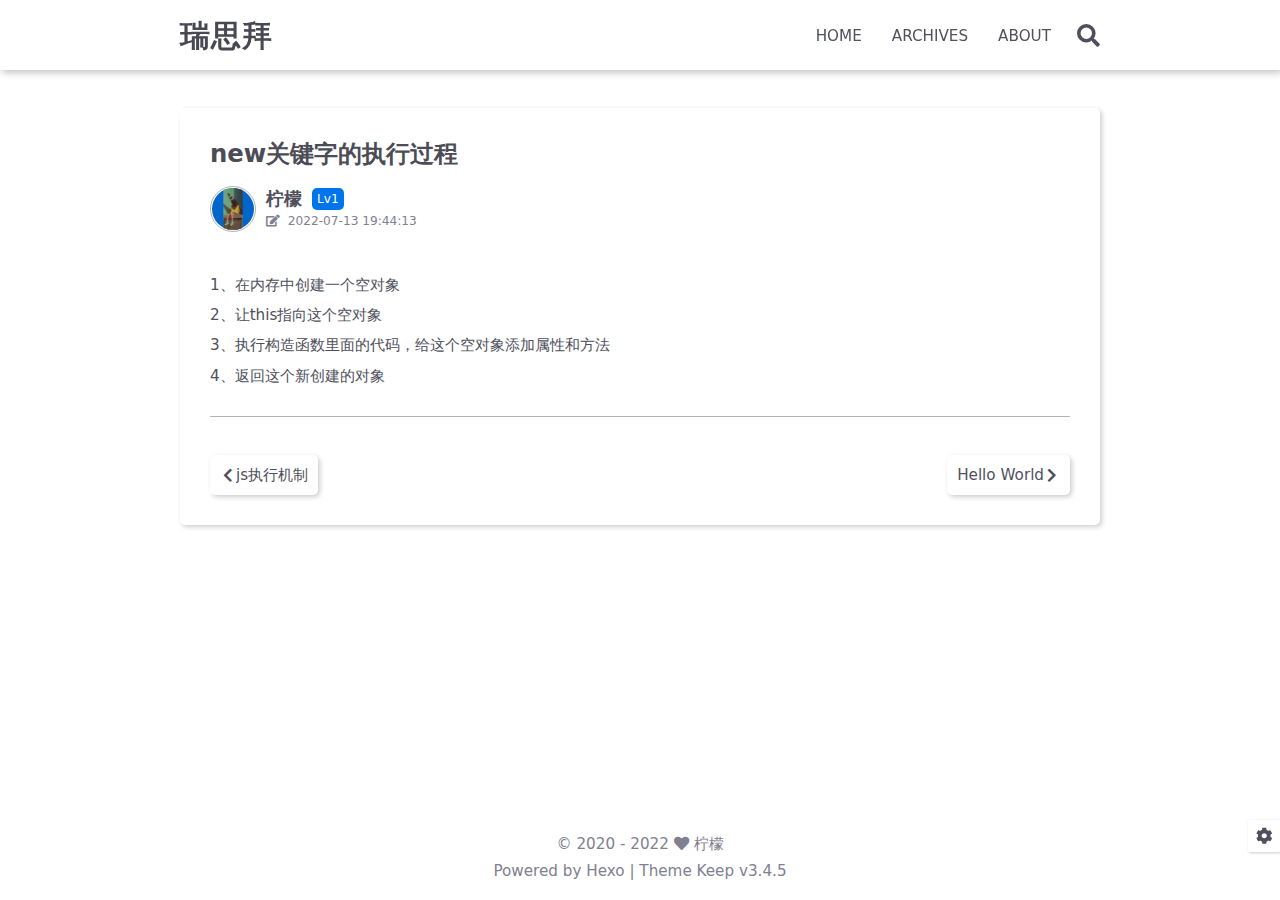
<file: 2022/07/13/new关键字的执行过程/index.html>
<!DOCTYPE html>
<html lang="en">
<head>
    <meta charset="utf-8">
    <meta name="viewport" content="width=device-width, initial-scale=1, maximum-scale=1">
    <meta name="keywords" content="Hexo Theme Keep">
    <meta name="description" content="Hexo Theme Keep">
    <meta name="author" content="柠檬">
    
    <title>
        
            new关键字的执行过程 |
        
        瑞思拜
    </title>
    
<link rel="stylesheet" href="/css/style.css">

    <link rel="shortcut icon" href="/images/logo.svg">
    
<link rel="stylesheet" href="/css/font-awesome.min.css">

    <script id="hexo-configurations">
    let KEEP = window.KEEP || {};
    KEEP.hexo_config = {"hostname":"example.com","root":"/","language":"en","path":"search.xml"};
    KEEP.theme_config = {"toc":{"enable":true,"number":false,"expand_all":false,"init_open":false},"style":{"primary_color":"#0066CC","avatar":"/images/j.svg","favicon":"/images/logo.svg","article_img_align":"left","left_side_width":"260px","content_max_width":"920px","hover":{"shadow":true,"scale":true},"first_screen":{"enable":true,"background_img":"/images/bg.svg","description":"穿透石头的水滴，它的力量来源于日积月累"},"scroll":{"progress_bar":{"enable":false},"percent":{"enable":true}}},"local_search":{"enable":true,"preload":true},"code_copy":{"enable":false,"style":"default"},"pjax":{"enable":false},"lazyload":{"enable":false},"version":"3.4.5"};
    KEEP.language_ago = {"second":"%s seconds ago","minute":"%s minutes ago","hour":"%s hours ago","day":"%s days ago","week":"%s weeks ago","month":"%s months ago","year":"%s years ago"};
  </script>
<meta name="generator" content="Hexo 5.4.2"></head>


<body>
<div class="progress-bar-container">
    

    
</div>


<main class="page-container">

    

    <div class="page-main-content">

        <div class="page-main-content-top">
            <header class="header-wrapper">

    <div class="header-content">
        <div class="left">
            
            <a class="logo-title" href="/">
                瑞思拜
            </a>
        </div>

        <div class="right">
            <div class="pc">
                <ul class="menu-list">
                    
                        <li class="menu-item">
                            <a class=""
                               href="/"
                            >
                                HOME
                            </a>
                        </li>
                    
                        <li class="menu-item">
                            <a class=""
                               href="/archives"
                            >
                                ARCHIVES
                            </a>
                        </li>
                    
                        <li class="menu-item">
                            <a class=""
                               href="/about"
                            >
                                ABOUT
                            </a>
                        </li>
                    
                    
                        <li class="menu-item search search-popup-trigger">
                            <i class="fas fa-search"></i>
                        </li>
                    
                </ul>
            </div>
            <div class="mobile">
                
                    <div class="icon-item search search-popup-trigger"><i class="fas fa-search"></i></div>
                
                <div class="icon-item menu-bar">
                    <div class="menu-bar-middle"></div>
                </div>
            </div>
        </div>
    </div>

    <div class="header-drawer">
        <ul class="drawer-menu-list">
            
                <li class="drawer-menu-item flex-center">
                    <a class=""
                       href="/">HOME</a>
                </li>
            
                <li class="drawer-menu-item flex-center">
                    <a class=""
                       href="/archives">ARCHIVES</a>
                </li>
            
                <li class="drawer-menu-item flex-center">
                    <a class=""
                       href="/about">ABOUT</a>
                </li>
            
        </ul>
    </div>

    <div class="window-mask"></div>

</header>


        </div>

        <div class="page-main-content-middle">

            <div class="main-content">

                
                    <div class="fade-in-down-animation">
    <div class="article-content-container">

        <div class="article-title">
            <span class="title-hover-animation">new关键字的执行过程</span>
        </div>

        
            <div class="article-header">
                <div class="avatar">
                    <img src="/images/j.svg">
                </div>
                <div class="info">
                    <div class="author">
                        <span class="name">柠檬</span>
                        
                            <span class="author-label">Lv1</span>
                        
                    </div>
                    <div class="meta-info">
                        <div class="article-meta-info">
    <span class="article-date article-meta-item">
        <i class="fas fa-edit"></i>&nbsp;
        <span class="pc">2022-07-13 19:44:13</span>
        <span class="mobile">2022-07-13 19:44</span>
    </span>
    
    

    
    
    
    
</div>

                    </div>
                </div>
            </div>
        

        <div class="article-content markdown-body">
            <p>1、在内存中创建一个空对象<br>2、让this指向这个空对象<br>3、执行构造函数里面的代码，给这个空对象添加属性和方法<br>4、返回这个新创建的对象</p>

        </div>

        

        

        
            <div class="article-nav">
                
                    <div class="article-prev">
                        <a class="prev"
                           rel="prev"
                           href="/2022/07/14/postjs%E6%89%A7%E8%A1%8C%E6%9C%BA%E5%88%B6/"
                        >
                            <span class="left arrow-icon flex-center">
                              <i class="fas fa-chevron-left"></i>
                            </span>
                            <span class="title flex-center">
                                <span class="post-nav-title-item">js执行机制</span>
                                <span class="post-nav-item">Prev posts</span>
                            </span>
                        </a>
                    </div>
                
                
                    <div class="article-next">
                        <a class="next"
                           rel="next"
                           href="/2022/07/07/hello-world/"
                        >
                            <span class="title flex-center">
                                <span class="post-nav-title-item">Hello World</span>
                                <span class="post-nav-item">Next posts</span>
                            </span>
                            <span class="right arrow-icon flex-center">
                              <i class="fas fa-chevron-right"></i>
                            </span>
                        </a>
                    </div>
                
            </div>
        

        
    </div>
</div>


                
            </div>

        </div>

        <div class="page-main-content-bottom">
            <footer class="footer">
    <div class="info-container">
        <div class="copyright-info info-item">
            &copy;
            
              <span>2020</span>
              -
            
            2022&nbsp;<i class="fas fa-heart icon-animate"></i>&nbsp;<a href="/">柠檬</a>
        </div>
        
        <div class="theme-info info-item">
            Powered by <a target="_blank" href="https://hexo.io">Hexo</a>&nbsp;|&nbsp;Theme&nbsp;<a class="theme-version" target="_blank" href="https://github.com/XPoet/hexo-theme-keep">Keep v3.4.5</a>
        </div>
        
        
    </div>
</footer>

        </div>
    </div>

    
        <div class="post-tools">
            <div class="post-tools-container">
    <ul class="tools-list">
        <!-- TOC aside toggle -->
        
            <li class="tools-item page-aside-toggle">
                <i class="fas fa-outdent"></i>
            </li>
        

        <!-- go comment -->
        
    </ul>
</div>

        </div>
    

    <div class="right-bottom-side-tools">
        <div class="side-tools-container">
    <ul class="side-tools-list">
        <li class="tools-item tool-font-adjust-plus flex-center">
            <i class="fas fa-search-plus"></i>
        </li>

        <li class="tools-item tool-font-adjust-minus flex-center">
            <i class="fas fa-search-minus"></i>
        </li>

        <li class="tools-item tool-expand-width flex-center">
            <i class="fas fa-arrows-alt-h"></i>
        </li>

        <li class="tools-item tool-dark-light-toggle flex-center">
            <i class="fas fa-moon"></i>
        </li>

        <!-- rss -->
        

        

        <li class="tools-item tool-scroll-to-bottom flex-center">
            <i class="fas fa-arrow-down"></i>
        </li>
    </ul>

    <ul class="exposed-tools-list">
        <li class="tools-item tool-toggle-show flex-center">
            <i class="fas fa-cog fa-spin"></i>
        </li>
        
            <li class="tools-item tool-scroll-to-top flex-center">
                <i class="arrow-up fas fa-arrow-up"></i>
                <span class="percent"></span>
            </li>
        
    </ul>
</div>

    </div>

    
        <aside class="page-aside">
            <div class="post-toc-wrap">
    <div class="post-toc">
        
    </div>
</div>
        </aside>
    

    <div class="image-viewer-container">
    <img src="">
</div>


    
        <div class="search-pop-overlay">
    <div class="popup search-popup">
        <div class="search-header">
          <span class="search-input-field-pre">
            <i class="fas fa-keyboard"></i>
          </span>
            <div class="search-input-container">
                <input autocomplete="off"
                       autocorrect="off"
                       autocapitalize="off"
                       placeholder="Search..."
                       spellcheck="false"
                       type="search"
                       class="search-input"
                >
            </div>
            <span class="popup-btn-close">
                <i class="fas fa-times"></i>
            </span>
        </div>
        <div id="search-result">
            <div id="no-result">
                <i class="fas fa-spinner fa-pulse fa-5x fa-fw"></i>
            </div>
        </div>
    </div>
</div>

    

</main>




<script src="/js/utils.js"></script>

<script src="/js/main.js"></script>

<script src="/js/header-shrink.js"></script>

<script src="/js/back2top.js"></script>

<script src="/js/dark-light-toggle.js"></script>



    
<script src="/js/local-search.js"></script>







<div class="post-scripts">
    
        
<script src="/js/left-side-toggle.js"></script>

<script src="/js/libs/anime.min.js"></script>

<script src="/js/toc.js"></script>

    
</div>



</body>
</html>
</file>
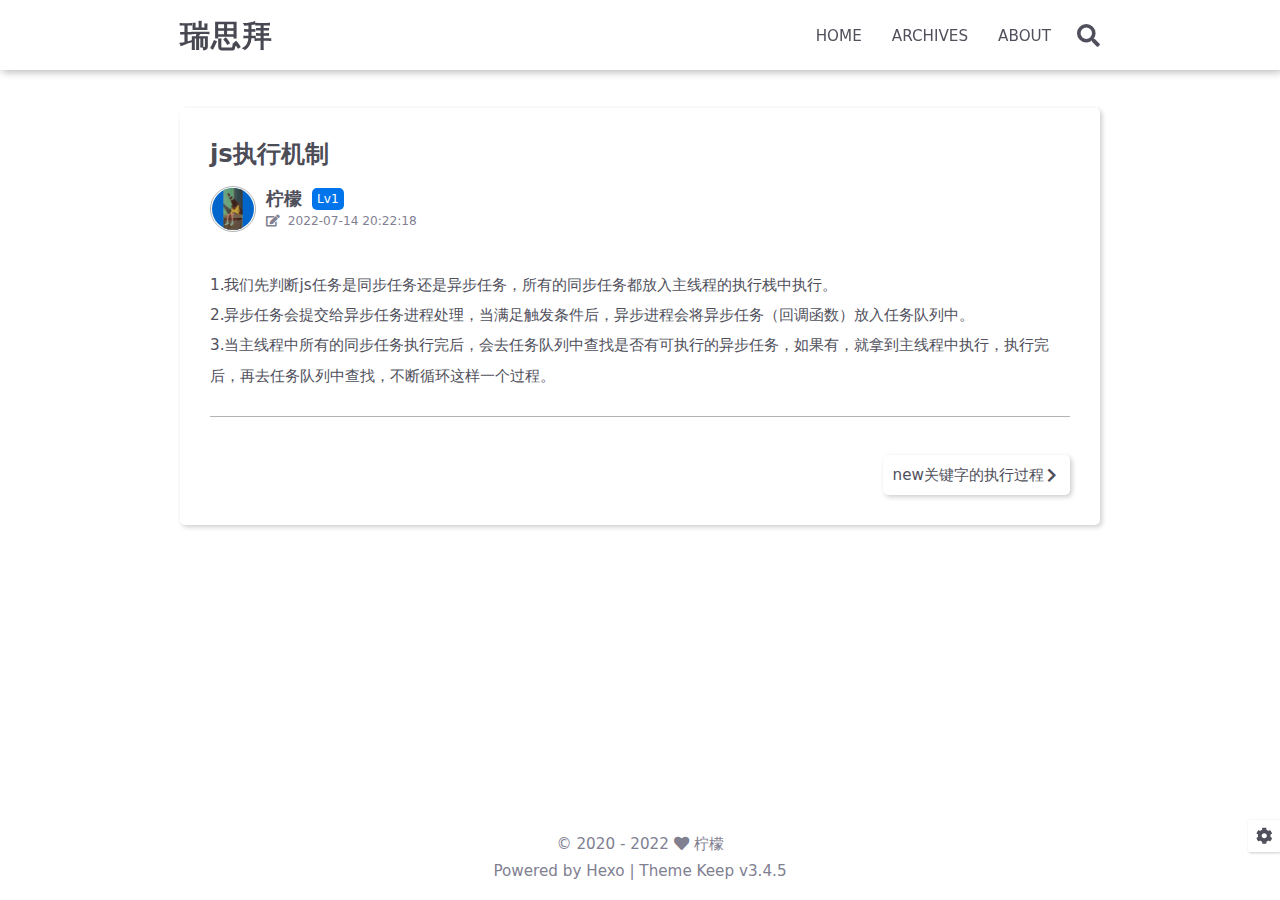
<file: 2022/07/14/postjs执行机制/index.html>
<!DOCTYPE html>
<html lang="en">
<head>
    <meta charset="utf-8">
    <meta name="viewport" content="width=device-width, initial-scale=1, maximum-scale=1">
    <meta name="keywords" content="Hexo Theme Keep">
    <meta name="description" content="Hexo Theme Keep">
    <meta name="author" content="柠檬">
    
    <title>
        
            js执行机制 |
        
        瑞思拜
    </title>
    
<link rel="stylesheet" href="/css/style.css">

    <link rel="shortcut icon" href="/images/logo.svg">
    
<link rel="stylesheet" href="/css/font-awesome.min.css">

    <script id="hexo-configurations">
    let KEEP = window.KEEP || {};
    KEEP.hexo_config = {"hostname":"example.com","root":"/","language":"en","path":"search.xml"};
    KEEP.theme_config = {"toc":{"enable":true,"number":false,"expand_all":false,"init_open":false},"style":{"primary_color":"#0066CC","avatar":"/images/j.svg","favicon":"/images/logo.svg","article_img_align":"left","left_side_width":"260px","content_max_width":"920px","hover":{"shadow":true,"scale":true},"first_screen":{"enable":true,"background_img":"/images/bg.svg","description":"穿透石头的水滴，它的力量来源于日积月累"},"scroll":{"progress_bar":{"enable":false},"percent":{"enable":true}}},"local_search":{"enable":true,"preload":true},"code_copy":{"enable":false,"style":"default"},"pjax":{"enable":false},"lazyload":{"enable":false},"version":"3.4.5"};
    KEEP.language_ago = {"second":"%s seconds ago","minute":"%s minutes ago","hour":"%s hours ago","day":"%s days ago","week":"%s weeks ago","month":"%s months ago","year":"%s years ago"};
  </script>
<meta name="generator" content="Hexo 5.4.2"></head>


<body>
<div class="progress-bar-container">
    

    
</div>


<main class="page-container">

    

    <div class="page-main-content">

        <div class="page-main-content-top">
            <header class="header-wrapper">

    <div class="header-content">
        <div class="left">
            
            <a class="logo-title" href="/">
                瑞思拜
            </a>
        </div>

        <div class="right">
            <div class="pc">
                <ul class="menu-list">
                    
                        <li class="menu-item">
                            <a class=""
                               href="/"
                            >
                                HOME
                            </a>
                        </li>
                    
                        <li class="menu-item">
                            <a class=""
                               href="/archives"
                            >
                                ARCHIVES
                            </a>
                        </li>
                    
                        <li class="menu-item">
                            <a class=""
                               href="/about"
                            >
                                ABOUT
                            </a>
                        </li>
                    
                    
                        <li class="menu-item search search-popup-trigger">
                            <i class="fas fa-search"></i>
                        </li>
                    
                </ul>
            </div>
            <div class="mobile">
                
                    <div class="icon-item search search-popup-trigger"><i class="fas fa-search"></i></div>
                
                <div class="icon-item menu-bar">
                    <div class="menu-bar-middle"></div>
                </div>
            </div>
        </div>
    </div>

    <div class="header-drawer">
        <ul class="drawer-menu-list">
            
                <li class="drawer-menu-item flex-center">
                    <a class=""
                       href="/">HOME</a>
                </li>
            
                <li class="drawer-menu-item flex-center">
                    <a class=""
                       href="/archives">ARCHIVES</a>
                </li>
            
                <li class="drawer-menu-item flex-center">
                    <a class=""
                       href="/about">ABOUT</a>
                </li>
            
        </ul>
    </div>

    <div class="window-mask"></div>

</header>


        </div>

        <div class="page-main-content-middle">

            <div class="main-content">

                
                    <div class="fade-in-down-animation">
    <div class="article-content-container">

        <div class="article-title">
            <span class="title-hover-animation">js执行机制</span>
        </div>

        
            <div class="article-header">
                <div class="avatar">
                    <img src="/images/j.svg">
                </div>
                <div class="info">
                    <div class="author">
                        <span class="name">柠檬</span>
                        
                            <span class="author-label">Lv1</span>
                        
                    </div>
                    <div class="meta-info">
                        <div class="article-meta-info">
    <span class="article-date article-meta-item">
        <i class="fas fa-edit"></i>&nbsp;
        <span class="pc">2022-07-14 20:22:18</span>
        <span class="mobile">2022-07-14 20:22</span>
    </span>
    
    

    
    
    
    
</div>

                    </div>
                </div>
            </div>
        

        <div class="article-content markdown-body">
            <p>1.我们先判断js任务是同步任务还是异步任务，所有的同步任务都放入主线程的执行栈中执行。<br>2.异步任务会提交给异步任务进程处理，当满足触发条件后，异步进程会将异步任务（回调函数）放入任务队列中。<br>3.当主线程中所有的同步任务执行完后，会去任务队列中查找是否有可执行的异步任务，如果有，就拿到主线程中执行，执行完后，再去任务队列中查找，不断循环这样一个过程。</p>

        </div>

        

        

        
            <div class="article-nav">
                
                
                    <div class="article-next">
                        <a class="next"
                           rel="next"
                           href="/2022/07/13/new%E5%85%B3%E9%94%AE%E5%AD%97%E7%9A%84%E6%89%A7%E8%A1%8C%E8%BF%87%E7%A8%8B/"
                        >
                            <span class="title flex-center">
                                <span class="post-nav-title-item">new关键字的执行过程</span>
                                <span class="post-nav-item">Next posts</span>
                            </span>
                            <span class="right arrow-icon flex-center">
                              <i class="fas fa-chevron-right"></i>
                            </span>
                        </a>
                    </div>
                
            </div>
        

        
    </div>
</div>


                
            </div>

        </div>

        <div class="page-main-content-bottom">
            <footer class="footer">
    <div class="info-container">
        <div class="copyright-info info-item">
            &copy;
            
              <span>2020</span>
              -
            
            2022&nbsp;<i class="fas fa-heart icon-animate"></i>&nbsp;<a href="/">柠檬</a>
        </div>
        
        <div class="theme-info info-item">
            Powered by <a target="_blank" href="https://hexo.io">Hexo</a>&nbsp;|&nbsp;Theme&nbsp;<a class="theme-version" target="_blank" href="https://github.com/XPoet/hexo-theme-keep">Keep v3.4.5</a>
        </div>
        
        
    </div>
</footer>

        </div>
    </div>

    
        <div class="post-tools">
            <div class="post-tools-container">
    <ul class="tools-list">
        <!-- TOC aside toggle -->
        
            <li class="tools-item page-aside-toggle">
                <i class="fas fa-outdent"></i>
            </li>
        

        <!-- go comment -->
        
    </ul>
</div>

        </div>
    

    <div class="right-bottom-side-tools">
        <div class="side-tools-container">
    <ul class="side-tools-list">
        <li class="tools-item tool-font-adjust-plus flex-center">
            <i class="fas fa-search-plus"></i>
        </li>

        <li class="tools-item tool-font-adjust-minus flex-center">
            <i class="fas fa-search-minus"></i>
        </li>

        <li class="tools-item tool-expand-width flex-center">
            <i class="fas fa-arrows-alt-h"></i>
        </li>

        <li class="tools-item tool-dark-light-toggle flex-center">
            <i class="fas fa-moon"></i>
        </li>

        <!-- rss -->
        

        

        <li class="tools-item tool-scroll-to-bottom flex-center">
            <i class="fas fa-arrow-down"></i>
        </li>
    </ul>

    <ul class="exposed-tools-list">
        <li class="tools-item tool-toggle-show flex-center">
            <i class="fas fa-cog fa-spin"></i>
        </li>
        
            <li class="tools-item tool-scroll-to-top flex-center">
                <i class="arrow-up fas fa-arrow-up"></i>
                <span class="percent"></span>
            </li>
        
    </ul>
</div>

    </div>

    
        <aside class="page-aside">
            <div class="post-toc-wrap">
    <div class="post-toc">
        
    </div>
</div>
        </aside>
    

    <div class="image-viewer-container">
    <img src="">
</div>


    
        <div class="search-pop-overlay">
    <div class="popup search-popup">
        <div class="search-header">
          <span class="search-input-field-pre">
            <i class="fas fa-keyboard"></i>
          </span>
            <div class="search-input-container">
                <input autocomplete="off"
                       autocorrect="off"
                       autocapitalize="off"
                       placeholder="Search..."
                       spellcheck="false"
                       type="search"
                       class="search-input"
                >
            </div>
            <span class="popup-btn-close">
                <i class="fas fa-times"></i>
            </span>
        </div>
        <div id="search-result">
            <div id="no-result">
                <i class="fas fa-spinner fa-pulse fa-5x fa-fw"></i>
            </div>
        </div>
    </div>
</div>

    

</main>




<script src="/js/utils.js"></script>

<script src="/js/main.js"></script>

<script src="/js/header-shrink.js"></script>

<script src="/js/back2top.js"></script>

<script src="/js/dark-light-toggle.js"></script>



    
<script src="/js/local-search.js"></script>







<div class="post-scripts">
    
        
<script src="/js/left-side-toggle.js"></script>

<script src="/js/libs/anime.min.js"></script>

<script src="/js/toc.js"></script>

    
</div>



</body>
</html>
</file>
<file: css/style.css>
:root {
  --background-color: #fff;
  --second-background-color: #f7f7f7;
  --primary-color: #06c;
  --first-text-color: #484853;
  --second-text-color: #4c4c57;
  --third-text-color: #808091;
  --fourth-text-color: #ededef;
  --default-text-color: #50505c;
  --border-color: #b3b3b3;
  --selection-color: #0075eb;
  --shadow-color: rgba(0,0,0,0.2);
  --shadow-hover-color: rgba(0,0,0,0.28);
  --scrollbar-color: #595967;
  --scroll-bar-bg-color: #e6e6e6;
  --link-color: #484853;
  --copyright-info-color: #c03;
  --avatar-background-color: #06c;
  --pjax-progress-bar-color: linear-gradient(45deg, #f10006, #ef5b00, #e59c01, #19ca05, #00cab5, #0264c8, #c303c3);
}
@media (prefers-color-scheme: light) {
  :root {
    --background-color: #fff;
    --second-background-color: #f7f7f7;
    --primary-color: #06c;
    --first-text-color: #484853;
    --second-text-color: #4c4c57;
    --third-text-color: #808091;
    --fourth-text-color: #ededef;
    --default-text-color: #50505c;
    --border-color: #b3b3b3;
    --selection-color: #0075eb;
    --shadow-color: rgba(0,0,0,0.2);
    --shadow-hover-color: rgba(0,0,0,0.28);
    --scrollbar-color: #595967;
    --scroll-bar-bg-color: #e6e6e6;
    --link-color: #484853;
    --copyright-info-color: #c03;
    --avatar-background-color: #06c;
    --pjax-progress-bar-color: linear-gradient(45deg, #f10006, #ef5b00, #e59c01, #19ca05, #00cab5, #0264c8, #c303c3);
  }
}
@media (prefers-color-scheme: dark) {
  :root {
    --background-color: #383940;
    --second-background-color: #32333a;
    --primary-color: #06c;
    --first-text-color: #d2d2d7;
    --second-text-color: #cbcbd1;
    --third-text-color: #9595a2;
    --fourth-text-color: #242429;
    --default-text-color: #bebec6;
    --border-color: #5c5e6a;
    --selection-color: #0075eb;
    --shadow-color: rgba(128,128,128,0.2);
    --shadow-hover-color: rgba(128,128,128,0.28);
    --scrollbar-color: #32333a;
    --scroll-bar-bg-color: #5c5e6a;
    --link-color: #c5c5cc;
    --copyright-info-color: #a30029;
    --avatar-background-color: #005cb8;
    --pjax-progress-bar-color: linear-gradient(45deg, #ea404a, #ea722f, #e9a71f, #67e559, #18ecec, #1b85f1, #ee1dee);
  }
}
.light-mode {
  --background-color: #fff;
  --second-background-color: #f7f7f7;
  --primary-color: #06c;
  --first-text-color: #484853;
  --second-text-color: #4c4c57;
  --third-text-color: #808091;
  --fourth-text-color: #ededef;
  --default-text-color: #50505c;
  --border-color: #b3b3b3;
  --selection-color: #0075eb;
  --shadow-color: rgba(0,0,0,0.2);
  --shadow-hover-color: rgba(0,0,0,0.28);
  --scrollbar-color: #595967;
  --scroll-bar-bg-color: #e6e6e6;
  --link-color: #484853;
  --copyright-info-color: #c03;
  --avatar-background-color: #06c;
  --pjax-progress-bar-color: linear-gradient(45deg, #f10006, #ef5b00, #e59c01, #19ca05, #00cab5, #0264c8, #c303c3);
}
.dark-mode {
  --background-color: #383940;
  --second-background-color: #32333a;
  --primary-color: #06c;
  --first-text-color: #d2d2d7;
  --second-text-color: #cbcbd1;
  --third-text-color: #9595a2;
  --fourth-text-color: #242429;
  --default-text-color: #bebec6;
  --border-color: #5c5e6a;
  --selection-color: #0075eb;
  --shadow-color: rgba(128,128,128,0.2);
  --shadow-hover-color: rgba(128,128,128,0.28);
  --scrollbar-color: #32333a;
  --scroll-bar-bg-color: #5c5e6a;
  --link-color: #c5c5cc;
  --copyright-info-color: #a30029;
  --avatar-background-color: #005cb8;
  --pjax-progress-bar-color: linear-gradient(45deg, #ea404a, #ea722f, #e9a71f, #67e559, #18ecec, #1b85f1, #ee1dee);
}
.fade-in-down-animation {
  animation-fill-mode: both;
  animation-duration: 1s;
  animation-name: fade-in-down;
}
.title-hover-animation {
  display: inline-block;
  position: relative;
  border-bottom: none;
  line-height: 1.3;
  vertical-align: top;
  color: var(--second-text-color);
}
.title-hover-animation::before {
  content: "";
  position: absolute;
  width: 100%;
  height: 2px;
  bottom: -4px;
  left: 0;
  background-color: var(--second-text-color);
  visibility: hidden;
  transform: scaleX(0);
  transition-property: color, background, box-shadow, border-color, visibility, transform;
  transition-delay: 0s, 0s, 0s, 0s, 0s, 0s;
  transition-duration: 0.2s, 0.2s, 0.2s, 0.2s, 0.2s, 0.2s;
  transition-timing-function: ease, ease, ease, ease, ease-in-out, ease-in-out;
}
.title-hover-animation:hover::before {
  visibility: visible;
  transform: scaleX(1);
}
@-moz-keyframes fade-in-down {
  0% {
    opacity: 0;
    transform: translateY(-50px);
  }
  100% {
    opacity: 1;
    transform: translateY(0);
  }
}
@-webkit-keyframes fade-in-down {
  0% {
    opacity: 0;
    transform: translateY(-50px);
  }
  100% {
    opacity: 1;
    transform: translateY(0);
  }
}
@-o-keyframes fade-in-down {
  0% {
    opacity: 0;
    transform: translateY(-50px);
  }
  100% {
    opacity: 1;
    transform: translateY(0);
  }
}
@keyframes fade-in-down {
  0% {
    opacity: 0;
    transform: translateY(-50px);
  }
  100% {
    opacity: 1;
    transform: translateY(0);
  }
}
@-moz-keyframes icon-animate {
  0%, 100% {
    transform: scale(1);
  }
  10%, 30% {
    transform: scale(0.88);
  }
  20%, 40%, 60%, 80% {
    transform: scale(1.08);
  }
  50%, 70% {
    transform: scale(1.08);
  }
}
@-webkit-keyframes icon-animate {
  0%, 100% {
    transform: scale(1);
  }
  10%, 30% {
    transform: scale(0.88);
  }
  20%, 40%, 60%, 80% {
    transform: scale(1.08);
  }
  50%, 70% {
    transform: scale(1.08);
  }
}
@-o-keyframes icon-animate {
  0%, 100% {
    transform: scale(1);
  }
  10%, 30% {
    transform: scale(0.88);
  }
  20%, 40%, 60%, 80% {
    transform: scale(1.08);
  }
  50%, 70% {
    transform: scale(1.08);
  }
}
@keyframes icon-animate {
  0%, 100% {
    transform: scale(1);
  }
  10%, 30% {
    transform: scale(0.88);
  }
  20%, 40%, 60%, 80% {
    transform: scale(1.08);
  }
  50%, 70% {
    transform: scale(1.08);
  }
}
* {
  transition-property: color, background, box-shadow, border-color;
  transition-delay: 0s, 0s, 0s, 0s;
  transition-duration: 0.2s, 0.2s, 0.2s, 0.2s;
  transition-timing-function: ease, ease, ease, ease;
}
*::-webkit-scrollbar {
  width: 6px;
  height: 6px;
  transition: all 0.2s ease;
}
*::-webkit-scrollbar-thumb {
  background: var(--scrollbar-color);
  border-radius: 1px;
}
*::-webkit-scrollbar-track {
  background: var(--scroll-bar-bg-color);
}
html,
body {
  position: relative;
  width: 100%;
  height: 100%;
  margin: 0;
  padding: 0;
  color: var(--default-text-color);
  background: var(--background-color);
  font-family: Optima-Regular, Optima, -apple-system, system-ui, Segoe UI, Roboto, Ubuntu, Cantarell, Noto Sans, sans-serif, BlinkMacSystemFont, Helvetica Neue, PingFang SC, Hiragino Sans GB, Microsoft YaHei, Arial;
  font-weight: 400;
  font-size: 15.2px;
  line-height: 22px;
}
html::-webkit-scrollbar,
body::-webkit-scrollbar {
  width: 8px;
  height: 8px;
}
@media (max-width: 780px) {
  html,
  body {
    font-size: 14.591999999999999px;
    line-height: 21.119999999999997px;
  }
}
@media (max-width: 500px) {
  html,
  body {
    font-size: 13.68px;
    line-height: 19.8px;
  }
}
::selection {
  background: var(--selection-color);
  color: #fff;
}
ul,
ol,
li {
  padding: 0;
  margin: 0;
  list-style: none;
}
a {
  text-decoration: none;
  color: var(--default-text-color);
}
a i,
a span {
  color: var(--default-text-color);
}
a:hover,
a:active {
  text-decoration: none !important;
  color: var(--primary-color);
}
a:hover i,
a:active i,
a:hover span,
a:active span {
  color: var(--primary-color);
}
img[lazyload] {
  padding: 10px;
  margin: 20px auto !important;
  cursor: not-allowed;
  pointer-events: none;
}
button {
  padding: 0;
  margin: 0;
  border: 0;
  outline: none;
  cursor: pointer;
  background: transparent;
}
.btn {
  display: inline-block;
  position: relative;
  text-align: center;
  cursor: pointer;
  white-space: nowrap;
  border-radius: 5px;
  padding: 8px 16px;
  background: var(--background-color);
  box-shadow: 2px 2px 5px var(--shadow-color);
  transition-property: color, background, box-shadow, border-color, transform;
  transition-delay: 0s, 0s, 0s, 0s, 0s;
  transition-duration: 0.2s, 0.2s, 0.2s, 0.2s, 0.2s;
  transition-timing-function: ease, ease, ease, ease, linear;
}
.btn:hover {
  transform: scaleX(1.06) scaleY(1.06);
  box-shadow: 2px 2px 8px var(--shadow-hover-color);
}
.btn:hover {
  color: var(--background-color);
  background: var(--primary-color);
}
.flex-center {
  display: flex;
  justify-content: center;
  align-items: center;
}
.clear {
  clear: both;
}
.markdown-body {
  font-size: 1rem;
}
.markdown-body blockquote {
  box-sizing: border-box;
  border-left: 5px solid var(--default-text-color);
  margin: 20px 0;
  color: var(--default-text-color);
  background: var(--second-background-color);
}
.markdown-body blockquote p,
.markdown-body blockquote ul,
.markdown-body blockquote ol {
  padding: 5px 5px 5px 10px;
}
.markdown-body p {
  line-height: 2;
  color: var(--default-text-color);
}
.markdown-body a {
  position: relative;
  outline: 0;
  text-decoration: none;
  overflow-wrap: break-word;
  cursor: pointer;
  border-bottom: 1px solid var(--third-text-color);
  box-sizing: border-box;
  padding-bottom: 2px;
}
.markdown-body a .fas,
.markdown-body a .far,
.markdown-body a fab {
  margin: 0 2px 0 6px;
  position: relative;
  color: var(--third-text-color);
  font-size: 0.88rem;
}
.markdown-body a:hover {
  text-decoration: underline;
}
.markdown-body a:hover::after {
  background: var(--primary-color);
}
.markdown-body strong {
  color: var(--default-text-color);
}
.markdown-body em {
  color: var(--default-text-color);
}
.markdown-body ul > li,
.markdown-body ol > li {
  margin-left: 16px;
  line-height: 2rem;
}
.markdown-body ul li {
  list-style: disc;
}
.markdown-body ul li ul li {
  list-style: circle;
}
.markdown-body ul li ul li ul li {
  list-style: square;
}
.markdown-body ol li {
  list-style: decimal;
}
.markdown-body ol li ol li {
  list-style: upper-alpha;
}
.markdown-body ol li ol li ol li {
  list-style: upper-roman;
}
.markdown-body li {
  color: var(--default-text-color);
}
.markdown-body h1,
.markdown-body h2,
.markdown-body h3,
.markdown-body h4,
.markdown-body h5,
.markdown-body h6 {
  color: var(--second-text-color);
  line-height: 1.5;
}
@media (max-width: 780px) {
  .markdown-body h1,
  .markdown-body h2,
  .markdown-body h3,
  .markdown-body h4,
  .markdown-body h5,
  .markdown-body h6 {
    line-height: 1.25;
  }
}
.markdown-body h1 {
  font-size: 1.8rem;
  font-weight: 600;
}
@media (max-width: 780px) {
  .markdown-body h1 {
    font-size: 1.7rem;
  }
}
.markdown-body h2 {
  font-size: 1.7rem;
  font-weight: 600;
}
@media (max-width: 780px) {
  .markdown-body h2 {
    font-size: 1.6rem;
  }
}
.markdown-body h3 {
  font-size: 1.6rem;
  font-weight: 550;
}
@media (max-width: 780px) {
  .markdown-body h3 {
    font-size: 1.5rem;
  }
}
.markdown-body h4 {
  font-size: 1.5rem;
  font-weight: 550;
}
@media (max-width: 780px) {
  .markdown-body h4 {
    font-size: 1.4rem;
  }
}
.markdown-body h5 {
  font-size: 1.28rem;
  font-weight: 500;
}
@media (max-width: 780px) {
  .markdown-body h5 {
    font-size: 1.18rem;
  }
}
.markdown-body h6 {
  font-size: 1.2rem;
  font-weight: 500;
  line-height: 1.2;
}
@media (max-width: 780px) {
  .markdown-body h6 {
    font-size: 1.1rem;
    line-height: 1.1;
  }
}
.markdown-body img {
  box-sizing: border-box;
  max-width: 100%;
  cursor: zoom-in;
  display: block;
  box-shadow: 0 0 2px var(--shadow-color);
  transition-property: color, background, box-shadow, border-color, padding, margin;
  transition-delay: 0s, 0s, 0s, 0s, 0s, 0s;
  transition-duration: 0.2s, 0.2s, 0.2s, 0.2s, 0.2s, 0.2s;
  transition-timing-function: ease, ease, ease, ease, linear, linear;
  margin: 10px 0 2px;
}
.markdown-body > table {
  border-spacing: 0;
  border-collapse: collapse;
  width: 100%;
  overflow: auto;
}
.markdown-body > table td,
.markdown-body > table th {
  padding: 0;
}
.markdown-body > table th {
  font-weight: 600;
}
.markdown-body > table td,
.markdown-body > table th {
  padding: 6px 13px;
  border: 1px solid var(--border-color);
}
.markdown-body > table tr {
  background-color: var(--background-color);
  border: 1px solid var(--fourth-text-color);
}
.markdown-body > table tr:nth-child(2n) {
  background-color: var(--second-background-color);
}
:root {
  --background-color: #fff;
  --second-background-color: #f7f7f7;
  --primary-color: #06c;
  --first-text-color: #484853;
  --second-text-color: #4c4c57;
  --third-text-color: #808091;
  --fourth-text-color: #ededef;
  --default-text-color: #50505c;
  --border-color: #b3b3b3;
  --selection-color: #0075eb;
  --shadow-color: rgba(0,0,0,0.2);
  --shadow-hover-color: rgba(0,0,0,0.28);
  --scrollbar-color: #595967;
  --scroll-bar-bg-color: #e6e6e6;
  --link-color: #484853;
  --copyright-info-color: #c03;
  --avatar-background-color: #06c;
  --pjax-progress-bar-color: linear-gradient(45deg, #f10006, #ef5b00, #e59c01, #19ca05, #00cab5, #0264c8, #c303c3);
}
@media (prefers-color-scheme: light) {
  :root {
    --background-color: #fff;
    --second-background-color: #f7f7f7;
    --primary-color: #06c;
    --first-text-color: #484853;
    --second-text-color: #4c4c57;
    --third-text-color: #808091;
    --fourth-text-color: #ededef;
    --default-text-color: #50505c;
    --border-color: #b3b3b3;
    --selection-color: #0075eb;
    --shadow-color: rgba(0,0,0,0.2);
    --shadow-hover-color: rgba(0,0,0,0.28);
    --scrollbar-color: #595967;
    --scroll-bar-bg-color: #e6e6e6;
    --link-color: #484853;
    --copyright-info-color: #c03;
    --avatar-background-color: #06c;
    --pjax-progress-bar-color: linear-gradient(45deg, #f10006, #ef5b00, #e59c01, #19ca05, #00cab5, #0264c8, #c303c3);
  }
}
@media (prefers-color-scheme: dark) {
  :root {
    --background-color: #383940;
    --second-background-color: #32333a;
    --primary-color: #06c;
    --first-text-color: #d2d2d7;
    --second-text-color: #cbcbd1;
    --third-text-color: #9595a2;
    --fourth-text-color: #242429;
    --default-text-color: #bebec6;
    --border-color: #5c5e6a;
    --selection-color: #0075eb;
    --shadow-color: rgba(128,128,128,0.2);
    --shadow-hover-color: rgba(128,128,128,0.28);
    --scrollbar-color: #32333a;
    --scroll-bar-bg-color: #5c5e6a;
    --link-color: #c5c5cc;
    --copyright-info-color: #a30029;
    --avatar-background-color: #005cb8;
    --pjax-progress-bar-color: linear-gradient(45deg, #ea404a, #ea722f, #e9a71f, #67e559, #18ecec, #1b85f1, #ee1dee);
  }
}
.light-mode {
  --background-color: #fff;
  --second-background-color: #f7f7f7;
  --primary-color: #06c;
  --first-text-color: #484853;
  --second-text-color: #4c4c57;
  --third-text-color: #808091;
  --fourth-text-color: #ededef;
  --default-text-color: #50505c;
  --border-color: #b3b3b3;
  --selection-color: #0075eb;
  --shadow-color: rgba(0,0,0,0.2);
  --shadow-hover-color: rgba(0,0,0,0.28);
  --scrollbar-color: #595967;
  --scroll-bar-bg-color: #e6e6e6;
  --link-color: #484853;
  --copyright-info-color: #c03;
  --avatar-background-color: #06c;
  --pjax-progress-bar-color: linear-gradient(45deg, #f10006, #ef5b00, #e59c01, #19ca05, #00cab5, #0264c8, #c303c3);
}
.dark-mode {
  --background-color: #383940;
  --second-background-color: #32333a;
  --primary-color: #06c;
  --first-text-color: #d2d2d7;
  --second-text-color: #cbcbd1;
  --third-text-color: #9595a2;
  --fourth-text-color: #242429;
  --default-text-color: #bebec6;
  --border-color: #5c5e6a;
  --selection-color: #0075eb;
  --shadow-color: rgba(128,128,128,0.2);
  --shadow-hover-color: rgba(128,128,128,0.28);
  --scrollbar-color: #32333a;
  --scroll-bar-bg-color: #5c5e6a;
  --link-color: #c5c5cc;
  --copyright-info-color: #a30029;
  --avatar-background-color: #005cb8;
  --pjax-progress-bar-color: linear-gradient(45deg, #ea404a, #ea722f, #e9a71f, #67e559, #18ecec, #1b85f1, #ee1dee);
}
:root {
  --code-foreground: #535360;
  --code-background: #f2f2f2;
  --highlight-background: #fafafa;
  --highlight-foreground: #535360;
  --highlight-comment: #8e908c;
  --highlight-red: #c82829;
  --highlight-orange: #f5871f;
  --highlight-yellow: #eab700;
  --highlight-green: #718c00;
  --highlight-aqua: #3e999f;
  --highlight-blue: #4271ae;
  --highlight-purple: #8959a8;
  --highlight-gutter-color: #585865;
  --highlight-gutter-bg-color: #f2f2f2;
}
@media (prefers-color-scheme: light) {
  :root {
    --code-foreground: #535360;
    --code-background: #f2f2f2;
    --highlight-background: #fafafa;
    --highlight-foreground: #535360;
    --highlight-comment: #8e908c;
    --highlight-red: #c82829;
    --highlight-orange: #f5871f;
    --highlight-yellow: #eab700;
    --highlight-green: #718c00;
    --highlight-aqua: #3e999f;
    --highlight-blue: #4271ae;
    --highlight-purple: #8959a8;
    --highlight-gutter-color: #585865;
    --highlight-gutter-bg-color: #f2f2f2;
  }
}
@media (prefers-color-scheme: dark) {
  :root {
    --code-foreground: #bfbfc7;
    --code-background: #32333a;
    --highlight-background: #34343b;
    --highlight-foreground: #bfbfc7;
    --highlight-comment: #969896;
    --highlight-red: #c66;
    --highlight-orange: #de935f;
    --highlight-yellow: #f0c674;
    --highlight-green: #b5bd68;
    --highlight-aqua: #8abeb7;
    --highlight-blue: #81a2be;
    --highlight-purple: #b294bb;
    --highlight-gutter-color: #c1c1c9;
    --highlight-gutter-bg-color: #32333a;
  }
}
.light-mode {
  --code-foreground: #535360;
  --code-background: #f2f2f2;
  --highlight-background: #fafafa;
  --highlight-foreground: #535360;
  --highlight-comment: #8e908c;
  --highlight-red: #c82829;
  --highlight-orange: #f5871f;
  --highlight-yellow: #eab700;
  --highlight-green: #718c00;
  --highlight-aqua: #3e999f;
  --highlight-blue: #4271ae;
  --highlight-purple: #8959a8;
  --highlight-gutter-color: #585865;
  --highlight-gutter-bg-color: #f2f2f2;
}
.dark-mode {
  --code-foreground: #bfbfc7;
  --code-background: #32333a;
  --highlight-background: #34343b;
  --highlight-foreground: #bfbfc7;
  --highlight-comment: #969896;
  --highlight-red: #c66;
  --highlight-orange: #de935f;
  --highlight-yellow: #f0c674;
  --highlight-green: #b5bd68;
  --highlight-aqua: #8abeb7;
  --highlight-blue: #81a2be;
  --highlight-purple: #b294bb;
  --highlight-gutter-color: #c1c1c9;
  --highlight-gutter-bg-color: #32333a;
}
pre,
.highlight {
  overflow: auto;
  margin: 20px 0;
  padding: 0;
  font-size: 0.96rem;
  line-height: 1.5rem;
  color: var(--highlight-foreground);
  background: var(--highlight-background);
}
pre,
code {
  font-family: "Source Code Pro", consolas, Menlo;
}
code {
  padding: 5px;
  word-wrap: break-word;
  border-radius: 2px;
  font-size: 0.96rem;
  color: var(--code-foreground);
  background: var(--code-background);
}
pre {
  padding: 10px;
}
pre code {
  padding: 0;
  color: var(--highlight-foreground);
  background: none;
  text-shadow: none;
}
.highlight {
  border-radius: 1px;
}
.highlight pre {
  border: none;
  margin: 0;
  padding: 10px 0;
}
.highlight table {
  margin: 0;
  width: auto;
  border: none;
  border-spacing: unset;
}
.highlight td {
  border: none;
  padding: 0;
}
.highlight figcaption {
  font-size: 1rem;
  color: var(--highlight-foreground);
  line-height: 1rem;
  margin-bottom: 1rem;
}
.highlight figcaption a {
  float: right;
  color: var(--highlight-foreground);
}
.highlight figcaption a:hover {
  border-bottom-color: var(--highlight-foreground);
}
.highlight .gutter pre {
  padding-left: 10px;
  padding-right: 10px;
  color: var(--highlight-gutter-color);
  text-align: center;
  background-color: var(--highlight-gutter-bg-color);
}
.highlight .code pre {
  width: 100%;
  padding-left: 10px;
  padding-right: 10px;
  background-color: var(--highlight-background);
}
.highlight .line {
  height: 20px;
  color: var(--default-text-color);
}
.highlight .line .attr {
  color: var(--default-text-color);
}
.highlight .line .string {
  color: var(--default-text-color);
}
.gutter {
  -webkit-user-select: none;
  -moz-user-select: none;
  -ms-user-select: none;
  user-select: none;
}
.gist table {
  width: auto;
}
.gist table td {
  border: none;
}
pre .deletion {
  background: var(--highlight-deletion);
}
pre .addition {
  background: var(--highlight-addition);
}
pre .meta {
  color: var(--highlight-purple);
}
pre .comment {
  color: var(--highlight-comment);
}
pre .variable,
pre .attribute,
pre .tag,
pre .regexp,
pre .ruby .constant,
pre .xml .tag .title,
pre .xml .pi,
pre .xml .doctype,
pre .html .doctype,
pre .css .id,
pre .css .class,
pre .css .pseudo {
  color: var(--highlight-red);
}
pre .number,
pre .preprocessor,
pre .built_in,
pre .literal,
pre .params,
pre .constant,
pre .command {
  color: var(--highlight-orange);
}
pre .ruby .class .title,
pre .css .rules .attribute,
pre .string,
pre .value,
pre .inheritance,
pre .header,
pre .ruby .symbol,
pre .xml .cdata,
pre .special,
pre .number,
pre .formula {
  color: var(--highlight-green);
}
pre .title,
pre .css .hexcolor {
  color: var(--highlight-aqua);
}
pre .function,
pre .python .decorator,
pre .python .title,
pre .ruby .function .title,
pre .ruby .title .keyword,
pre .perl .sub,
pre .javascript .title,
pre .coffeescript .title {
  color: var(--highlight-blue);
}
pre .keyword,
pre .javascript .function {
  color: var(--highlight-purple);
}
.highlight-container {
  position: relative;
}
.highlight-container:hover .copy-btn,
.highlight-container .copy-btn:focus {
  opacity: 1;
}
.copy-btn {
  cursor: pointer;
  display: inline-block;
  font-weight: bold;
  line-height: 1.8;
  opacity: 0;
  outline: 0;
  padding: 2px 6px;
  position: absolute;
  vertical-align: middle;
  white-space: nowrap;
  font-size: 1rem;
  color: var(--default-text-color);
  -moz-user-select: none;
  -ms-user-select: none;
  -webkit-user-select: none;
  user-select: none;
  transition-property: color, background, box-shadow, border-color, opacity;
  transition-delay: 0s, 0s, 0s, 0s, 0s;
  transition-duration: 0.2s, 0.2s, 0.2s, 0.2s, 0.2s;
  transition-timing-function: ease, ease, ease, ease, ease-in-out;
  background: var(--background-color);
  border: 0;
  right: 0;
  top: 0;
}
:root {
  --background-color: #fff;
  --second-background-color: #f7f7f7;
  --primary-color: #06c;
  --first-text-color: #484853;
  --second-text-color: #4c4c57;
  --third-text-color: #808091;
  --fourth-text-color: #ededef;
  --default-text-color: #50505c;
  --border-color: #b3b3b3;
  --selection-color: #0075eb;
  --shadow-color: rgba(0,0,0,0.2);
  --shadow-hover-color: rgba(0,0,0,0.28);
  --scrollbar-color: #595967;
  --scroll-bar-bg-color: #e6e6e6;
  --link-color: #484853;
  --copyright-info-color: #c03;
  --avatar-background-color: #06c;
  --pjax-progress-bar-color: linear-gradient(45deg, #f10006, #ef5b00, #e59c01, #19ca05, #00cab5, #0264c8, #c303c3);
}
@media (prefers-color-scheme: light) {
  :root {
    --background-color: #fff;
    --second-background-color: #f7f7f7;
    --primary-color: #06c;
    --first-text-color: #484853;
    --second-text-color: #4c4c57;
    --third-text-color: #808091;
    --fourth-text-color: #ededef;
    --default-text-color: #50505c;
    --border-color: #b3b3b3;
    --selection-color: #0075eb;
    --shadow-color: rgba(0,0,0,0.2);
    --shadow-hover-color: rgba(0,0,0,0.28);
    --scrollbar-color: #595967;
    --scroll-bar-bg-color: #e6e6e6;
    --link-color: #484853;
    --copyright-info-color: #c03;
    --avatar-background-color: #06c;
    --pjax-progress-bar-color: linear-gradient(45deg, #f10006, #ef5b00, #e59c01, #19ca05, #00cab5, #0264c8, #c303c3);
  }
}
@media (prefers-color-scheme: dark) {
  :root {
    --background-color: #383940;
    --second-background-color: #32333a;
    --primary-color: #06c;
    --first-text-color: #d2d2d7;
    --second-text-color: #cbcbd1;
    --third-text-color: #9595a2;
    --fourth-text-color: #242429;
    --default-text-color: #bebec6;
    --border-color: #5c5e6a;
    --selection-color: #0075eb;
    --shadow-color: rgba(128,128,128,0.2);
    --shadow-hover-color: rgba(128,128,128,0.28);
    --scrollbar-color: #32333a;
    --scroll-bar-bg-color: #5c5e6a;
    --link-color: #c5c5cc;
    --copyright-info-color: #a30029;
    --avatar-background-color: #005cb8;
    --pjax-progress-bar-color: linear-gradient(45deg, #ea404a, #ea722f, #e9a71f, #67e559, #18ecec, #1b85f1, #ee1dee);
  }
}
.light-mode {
  --background-color: #fff;
  --second-background-color: #f7f7f7;
  --primary-color: #06c;
  --first-text-color: #484853;
  --second-text-color: #4c4c57;
  --third-text-color: #808091;
  --fourth-text-color: #ededef;
  --default-text-color: #50505c;
  --border-color: #b3b3b3;
  --selection-color: #0075eb;
  --shadow-color: rgba(0,0,0,0.2);
  --shadow-hover-color: rgba(0,0,0,0.28);
  --scrollbar-color: #595967;
  --scroll-bar-bg-color: #e6e6e6;
  --link-color: #484853;
  --copyright-info-color: #c03;
  --avatar-background-color: #06c;
  --pjax-progress-bar-color: linear-gradient(45deg, #f10006, #ef5b00, #e59c01, #19ca05, #00cab5, #0264c8, #c303c3);
}
.dark-mode {
  --background-color: #383940;
  --second-background-color: #32333a;
  --primary-color: #06c;
  --first-text-color: #d2d2d7;
  --second-text-color: #cbcbd1;
  --third-text-color: #9595a2;
  --fourth-text-color: #242429;
  --default-text-color: #bebec6;
  --border-color: #5c5e6a;
  --selection-color: #0075eb;
  --shadow-color: rgba(128,128,128,0.2);
  --shadow-hover-color: rgba(128,128,128,0.28);
  --scrollbar-color: #32333a;
  --scroll-bar-bg-color: #5c5e6a;
  --link-color: #c5c5cc;
  --copyright-info-color: #a30029;
  --avatar-background-color: #005cb8;
  --pjax-progress-bar-color: linear-gradient(45deg, #ea404a, #ea722f, #e9a71f, #67e559, #18ecec, #1b85f1, #ee1dee);
}
:root {
  --code-foreground: #535360;
  --code-background: #f2f2f2;
  --highlight-background: #fafafa;
  --highlight-foreground: #535360;
  --highlight-comment: #8e908c;
  --highlight-red: #c82829;
  --highlight-orange: #f5871f;
  --highlight-yellow: #eab700;
  --highlight-green: #718c00;
  --highlight-aqua: #3e999f;
  --highlight-blue: #4271ae;
  --highlight-purple: #8959a8;
  --highlight-gutter-color: #585865;
  --highlight-gutter-bg-color: #f2f2f2;
}
@media (prefers-color-scheme: light) {
  :root {
    --code-foreground: #535360;
    --code-background: #f2f2f2;
    --highlight-background: #fafafa;
    --highlight-foreground: #535360;
    --highlight-comment: #8e908c;
    --highlight-red: #c82829;
    --highlight-orange: #f5871f;
    --highlight-yellow: #eab700;
    --highlight-green: #718c00;
    --highlight-aqua: #3e999f;
    --highlight-blue: #4271ae;
    --highlight-purple: #8959a8;
    --highlight-gutter-color: #585865;
    --highlight-gutter-bg-color: #f2f2f2;
  }
}
@media (prefers-color-scheme: dark) {
  :root {
    --code-foreground: #bfbfc7;
    --code-background: #32333a;
    --highlight-background: #34343b;
    --highlight-foreground: #bfbfc7;
    --highlight-comment: #969896;
    --highlight-red: #c66;
    --highlight-orange: #de935f;
    --highlight-yellow: #f0c674;
    --highlight-green: #b5bd68;
    --highlight-aqua: #8abeb7;
    --highlight-blue: #81a2be;
    --highlight-purple: #b294bb;
    --highlight-gutter-color: #c1c1c9;
    --highlight-gutter-bg-color: #32333a;
  }
}
.light-mode {
  --code-foreground: #535360;
  --code-background: #f2f2f2;
  --highlight-background: #fafafa;
  --highlight-foreground: #535360;
  --highlight-comment: #8e908c;
  --highlight-red: #c82829;
  --highlight-orange: #f5871f;
  --highlight-yellow: #eab700;
  --highlight-green: #718c00;
  --highlight-aqua: #3e999f;
  --highlight-blue: #4271ae;
  --highlight-purple: #8959a8;
  --highlight-gutter-color: #585865;
  --highlight-gutter-bg-color: #f2f2f2;
}
.dark-mode {
  --code-foreground: #bfbfc7;
  --code-background: #32333a;
  --highlight-background: #34343b;
  --highlight-foreground: #bfbfc7;
  --highlight-comment: #969896;
  --highlight-red: #c66;
  --highlight-orange: #de935f;
  --highlight-yellow: #f0c674;
  --highlight-green: #b5bd68;
  --highlight-aqua: #8abeb7;
  --highlight-blue: #81a2be;
  --highlight-purple: #b294bb;
  --highlight-gutter-color: #c1c1c9;
  --highlight-gutter-bg-color: #32333a;
}
.page-container {
  position: relative;
  box-sizing: border-box;
  width: 100%;
  height: auto;
  background: var(--background-color);
  transition-property: color, background, box-shadow, border-color, padding-left;
  transition-delay: 0s, 0s, 0s, 0s, 0s;
  transition-duration: 0.2s, 0.2s, 0.2s, 0.2s, 0.3s;
  transition-timing-function: ease, ease, ease, ease, ease-out;
}
@media (max-width: 780px) {
  .page-container {
    padding-left: 0 !important;
  }
}
.page-container .page-main-content {
  padding-top: 70px;
  position: relative;
}
.header-shrink .page-container .page-main-content {
  padding-top: 50.4px;
}
@media (max-width: 780px) {
  .header-shrink .page-container .page-main-content {
    padding-top: 45.36px;
  }
}
@media (max-width: 500px) {
  .header-shrink .page-container .page-main-content {
    padding-top: 40.32px;
  }
}
@media (max-width: 780px) {
  .page-container .page-main-content {
    padding-top: 63px;
  }
}
@media (max-width: 500px) {
  .page-container .page-main-content {
    padding-top: 56px;
  }
}
.page-container .page-main-content .page-main-content-top {
  position: fixed;
  top: 0;
  right: 0;
  width: 100%;
  height: 70px;
  z-index: 1005;
  box-sizing: border-box;
  transition-property: color, background, box-shadow, border-color, transform, padding-left, height;
  transition-delay: 0s, 0s, 0s, 0s, 0s, 0s, 0s;
  transition-duration: 0.2s, 0.2s, 0.2s, 0.2s, 0.3s, 0.2s, 0.2s;
  transition-timing-function: ease, ease, ease, ease, ease-out, linear, ease;
}
.page-container .page-main-content .page-main-content-top.hide {
  transform: translateY(-105%);
}
.header-shrink .page-container .page-main-content .page-main-content-top {
  height: 50.4px;
}
@media (max-width: 780px) {
  .header-shrink .page-container .page-main-content .page-main-content-top {
    height: 45.36px;
  }
}
@media (max-width: 500px) {
  .header-shrink .page-container .page-main-content .page-main-content-top {
    height: 40.32px;
  }
}
@media (max-width: 780px) {
  .page-container .page-main-content .page-main-content-top {
    height: 63px;
    padding-left: 0 !important;
  }
}
@media (max-width: 500px) {
  .page-container .page-main-content .page-main-content-top {
    height: 56px;
  }
}
.page-container .page-main-content .page-main-content-middle {
  box-sizing: border-box;
  width: 100%;
  display: flex;
  justify-content: center;
  padding: 38px 0;
}
@media (max-width: 780px) {
  .page-container .page-main-content .page-main-content-middle {
    padding: 30.400000000000002px 0;
  }
}
@media (max-width: 500px) {
  .page-container .page-main-content .page-main-content-middle {
    padding: 22.8px 0;
  }
}
.page-container .page-main-content .page-main-content-middle .main-content {
  position: relative;
  box-sizing: border-box;
  width: 80%;
  max-width: 920px;
  height: 100%;
}
@media (max-width: 780px) {
  .page-container .page-main-content .page-main-content-middle .main-content {
    width: 86%;
  }
}
@media (max-width: 500px) {
  .page-container .page-main-content .page-main-content-middle .main-content {
    width: 90%;
  }
}
.page-container .page-main-content .page-main-content-bottom {
  width: 100%;
}
.page-container .page-aside {
  position: fixed;
  top: 0;
  bottom: 0;
  left: -260px;
  width: 260px;
  height: 100%;
  z-index: 1006;
  overflow-y: auto;
  padding: 20px;
  box-sizing: border-box;
  background: var(--background-color);
  box-shadow: 2px 2px 5px var(--shadow-color);
  transition-property: color, background, box-shadow, border-color, left, transform;
  transition-delay: 0s, 0s, 0s, 0s, 0s, 0s;
  transition-duration: 0.2s, 0.2s, 0.2s, 0.2s, 0.3s, 0.2s;
  transition-timing-function: ease, ease, ease, ease, ease-out, linear;
}
.page-container .page-aside:hover {
  box-shadow: 2px 2px 8px var(--shadow-hover-color);
}
@media (max-width: 780px) {
  .page-container .page-aside {
    left: 0 !important;
    display: none !important;
  }
}
.page-container .post-tools {
  position: fixed;
  top: 108px;
  right: 38px;
  transition-property: color, background, box-shadow, border-color, top;
  transition-delay: 0s, 0s, 0s, 0s, 0s;
  transition-duration: 0.2s, 0.2s, 0.2s, 0.2s, 0.2s;
  transition-timing-function: ease, ease, ease, ease, ease;
}
.header-shrink .page-container .post-tools {
  top: 88.4px;
}
@media (max-width: 780px) {
  .header-shrink .page-container .post-tools {
    top: 83.36px;
  }
}
@media (max-width: 500px) {
  .header-shrink .page-container .post-tools {
    top: 78.32px;
  }
}
@media (max-width: 780px) {
  .page-container .post-tools {
    top: 101px;
    right: 10px;
    transform: scale(0.82);
    transform-origin: right top;
  }
}
@media (max-width: 500px) {
  .page-container .post-tools {
    top: 94px;
    right: 5px;
    transform: scale(0.72);
  }
}
.page-container .right-bottom-side-tools {
  position: fixed;
  bottom: 5%;
  right: 0;
}
.search-pop-overlay {
  position: fixed;
  display: flex;
  height: 100%;
  width: 100%;
  left: 0;
  top: 0;
  background: rgba(0,0,0,0);
  visibility: hidden;
  z-index: 1008;
  transition-property: color, background, box-shadow, border-color, visibility, background;
  transition-delay: 0s, 0s, 0s, 0s, 0s, 0s;
  transition-duration: 0.2s, 0.2s, 0.2s, 0.2s, 0.3s, 0.3s;
  transition-timing-function: ease, ease, ease, ease, ease, ease;
}
.search-pop-overlay.active {
  visibility: visible;
  background: rgba(0,0,0,0.35);
}
.search-pop-overlay.active .search-popup {
  transform: scale(1);
}
.search-pop-overlay .search-popup {
  background: var(--background-color);
  border-radius: 5px;
  height: 80%;
  width: 70%;
  margin: auto;
  transform: scale(0);
  z-index: 1006;
  transition-property: color, background, box-shadow, border-color, transform;
  transition-delay: 0s, 0s, 0s, 0s, 0s;
  transition-duration: 0.2s, 0.2s, 0.2s, 0.2s, 0.3s;
  transition-timing-function: ease, ease, ease, ease, ease;
}
@media (max-width: 780px) {
  .search-pop-overlay .search-popup {
    width: 80%;
  }
}
@media (max-width: 500px) {
  .search-pop-overlay .search-popup {
    width: 90%;
  }
}
.search-pop-overlay .search-popup .search-header {
  background: var(--fourth-text-color);
  border-top-left-radius: 2px;
  border-top-right-radius: 2px;
  display: flex;
  padding: 10px;
}
.search-pop-overlay .search-popup .search-header .search-input-field-pre,
.search-pop-overlay .search-popup .search-header .popup-btn-close {
  font-size: 1.2rem;
  padding: 0 10px;
  display: flex;
  align-items: center;
}
.search-pop-overlay .search-popup .search-header .search-input-field-pre {
  cursor: pointer;
  color: var(--third-text-color);
}
.search-pop-overlay .search-popup .search-header .popup-btn-close {
  color: var(--default-text-color);
}
.search-pop-overlay .search-popup .search-header .search-input-container {
  flex-grow: 1;
  padding: 2px;
}
.search-pop-overlay .search-popup .search-header .search-input-container .search-input {
  background: transparent;
  border: 0;
  outline: 0;
  width: 100%;
  font-size: 1.2rem;
  color: var(--default-text-color);
}
.search-pop-overlay .search-popup .search-header .search-input-container .search-input::-webkit-search-cancel-button {
  display: none;
}
.search-pop-overlay .search-popup .search-header .popup-btn-close {
  cursor: pointer;
}
.search-pop-overlay .search-popup .search-header .popup-btn-close:hover .fas,
.search-pop-overlay .search-popup .search-header .popup-btn-close far,
.search-pop-overlay .search-popup .search-header .popup-btn-close fab {
  color: var(--first-text-color);
}
.search-pop-overlay .search-popup #search-result {
  display: flex;
  height: calc(100% - 55px);
  overflow: auto;
  padding: 5px 25px;
}
.search-pop-overlay .search-popup #search-result .search-result-list {
  width: 100%;
  height: 100%;
  font-size: 1rem;
}
.search-pop-overlay .search-popup #search-result .search-result-list li {
  border-bottom: 1px dashed var(--border-color);
  padding: 10px 0;
  margin: 10px 0;
  box-sizing: border-box;
}
.search-pop-overlay .search-popup #search-result .search-result-list li:last-child {
  border-bottom: none;
}
.search-pop-overlay .search-popup #search-result .search-result-list li .search-result-title {
  position: relative;
  font-weight: bold;
  margin-bottom: 10px;
  padding-left: 16px;
  display: flex;
  align-items: center;
}
.search-pop-overlay .search-popup #search-result .search-result-list li .search-result-title::after {
  content: '';
  position: absolute;
  width: 5px;
  height: 5px;
  border-radius: 50%;
  top: 50%;
  transform: translateY(-50%);
  left: 0;
  background: var(--default-text-color);
}
.search-pop-overlay .search-popup #search-result .search-result-list li .search-result {
  line-height: 2rem;
  margin: 0;
  padding-left: 16px;
  word-wrap: break-word;
}
.search-pop-overlay .search-popup #search-result .search-result-list li a:hover {
  color: var(--default-text-color);
}
.search-pop-overlay .search-popup #search-result .search-result-list li .search-keyword {
  border-bottom: 1px dashed var(--primary-color);
  color: var(--primary-color);
  font-weight: bold;
}
.search-pop-overlay .search-popup #search-result #no-result {
  color: var(--third-text-color);
  margin: auto;
}
.post-toc-wrap {
  width: 100%;
  font-size: 0.92rem;
  box-sizing: border-box;
}
.post-toc-wrap .post-toc ol {
  list-style: none;
  margin: 0;
  padding: 0 2px 12px 10px;
  text-align: left;
}
.post-toc-wrap .post-toc ol:last-child {
  padding-bottom: 0;
}
.post-toc-wrap .post-toc ol > ol {
  padding-left: 0;
}
.post-toc-wrap .post-toc ol a {
  transition-property: all;
}
.post-toc-wrap .post-toc .nav-item {
  line-height: 1.8;
  overflow: hidden;
  text-overflow: ellipsis;
  white-space: nowrap;
}
.post-toc-wrap .post-toc .nav .nav-child {
  display: none;
}
.post-toc-wrap .post-toc .nav .active > .nav-child {
  display: block;
}
.post-toc-wrap .post-toc .nav .active-current > .nav-child {
  display: block;
}
.post-toc-wrap .post-toc .nav .active-current > .nav-child > .nav-item {
  display: block;
}
.post-toc-wrap .post-toc .nav .nav-number,
.post-toc-wrap .post-toc .nav .nav-text {
  color: var(--default-text-color);
}
.post-toc-wrap .post-toc .nav .active > a .nav-number,
.post-toc-wrap .post-toc .nav .active > a .nav-text {
  color: var(--primary-color);
}
.post-toc-wrap .post-toc .nav .active-current > a .nav-number,
.post-toc-wrap .post-toc .nav .active-current > a .nav-text {
  color: var(--primary-color);
}
.comments-container {
  display: inline-block;
  margin-top: 38px;
  width: 100%;
}
.comments-container #comment-anchor {
  width: 100%;
  height: 10px;
}
.comments-container .comment-area-title {
  width: 100%;
  margin: 10px 0;
  font-size: 1.38rem;
  color: var(--default-text-color);
}
.comments-container .comment-area-title i {
  color: var(--default-text-color);
}
@media (max-width: 780px) {
  .comments-container .comment-area-title {
    margin: 5px 0;
    font-size: 1.2rem;
  }
}
.progress-bar-container {
  position: fixed;
  top: 0;
  left: 0;
  width: 100%;
  z-index: 1009;
}
.header-wrapper {
  width: 100%;
  height: 100%;
  box-sizing: border-box;
  display: flex;
  align-items: center;
  justify-content: center;
  background: var(--background-color);
  padding-top: 2px;
  box-shadow: 2px 2px 5px var(--shadow-color);
}
.header-wrapper:hover {
  box-shadow: 2px 2px 8px var(--shadow-hover-color);
}
.header-wrapper .header-content {
  position: relative;
  height: 100%;
  width: 80%;
  max-width: 920px;
  display: flex;
  flex-direction: row;
  justify-content: space-between;
  align-items: center;
  z-index: 1005;
}
.header-wrapper .header-content.has-first-screen {
  max-width: 1104px;
}
@media (max-width: 780px) {
  .header-wrapper .header-content {
    width: 86%;
  }
}
@media (max-width: 500px) {
  .header-wrapper .header-content {
    width: 90%;
  }
}
.header-wrapper .header-content .left {
  display: flex;
  align-items: center;
  transition-property: color, background, box-shadow, border-color, transform;
  transition-delay: 0s, 0s, 0s, 0s, 0s;
  transition-duration: 0.2s, 0.2s, 0.2s, 0.2s, 0.2s;
  transition-timing-function: ease, ease, ease, ease, linear;
}
.header-shrink .header-wrapper .header-content .left {
  transform: scale(0.72);
  transform-origin: left;
}
.header-wrapper .header-content .left .logo-title {
  font-size: 2rem;
  font-weight: bold;
  letter-spacing: 1px;
  line-height: 1;
  color: var(--first-text-color);
}
@media (max-width: 780px) {
  .header-wrapper .header-content .left .logo-title {
    font-size: 1.8rem;
  }
}
@media (max-width: 500px) {
  .header-wrapper .header-content .left .logo-title {
    font-size: 1.6rem;
  }
}
.header-wrapper .header-content .right .pc .menu-list {
  display: flex;
  align-items: center;
}
@media (max-width: 780px) {
  .header-wrapper .header-content .right .pc .menu-list {
    display: none;
  }
}
.header-wrapper .header-content .right .pc .menu-list .menu-item {
  float: left;
  position: relative;
  margin-left: 30px;
  font-size: 1rem;
  cursor: pointer;
  color: var(--default-text-color);
}
.header-wrapper .header-content .right .pc .menu-list .menu-item:first-child {
  margin-left: 0;
}
.header-wrapper .header-content .right .pc .menu-list .menu-item a:hover::after,
.header-wrapper .header-content .right .pc .menu-list .menu-item .active::after {
  content: '';
  position: absolute;
  bottom: -10px;
  left: 50%;
  width: 100%;
  height: 2px;
  transform: translateX(-50%);
  background: var(--primary-color);
  transition-property: color, background, box-shadow, border-color, transform, bottom;
  transition-delay: 0s, 0s, 0s, 0s, 0s, 0s;
  transition-duration: 0.2s, 0.2s, 0.2s, 0.2s, 0.2s, 0.2s;
  transition-timing-function: ease, ease, ease, ease, linear, linear;
}
.header-shrink .header-wrapper .header-content .right .pc .menu-list .menu-item a:hover::after,
.header-shrink .header-wrapper .header-content .right .pc .menu-list .menu-item .active::after {
  bottom: -13.2px;
}
.header-wrapper .header-content .right .pc .menu-list .menu-item.search {
  font-size: 1.5rem;
  margin-left: 26px;
}
.header-wrapper .header-content .right .pc .menu-list .menu-item.search i {
  color: var(--default-text-color);
}
.header-wrapper .header-content .right .mobile {
  display: flex;
  justify-content: space-between;
  align-items: center;
}
.header-wrapper .header-content .right .mobile .icon-item {
  display: none;
  position: relative;
  cursor: pointer;
  font-size: 18px;
  margin-left: 12px;
  width: 20px;
  height: 20px;
  color: var(--default-text-color);
}
.header-wrapper .header-content .right .mobile .icon-item i {
  color: var(--default-text-color);
}
.header-wrapper .header-content .right .mobile .icon-item:first-child {
  margin-left: 0;
}
@media (max-width: 780px) {
  .header-wrapper .header-content .right .mobile .icon-item {
    display: flex;
    justify-content: center;
    align-items: center;
  }
}
.header-wrapper .header-content .right .mobile .menu-bar .menu-bar-middle {
  width: 18px;
  height: 2.5px;
  position: relative;
  background: var(--default-text-color);
}
.header-drawer-show .header-wrapper .header-content .right .mobile .menu-bar .menu-bar-middle {
  background: transparent;
}
.header-wrapper .header-content .right .mobile .menu-bar .menu-bar-middle::before,
.header-wrapper .header-content .right .mobile .menu-bar .menu-bar-middle::after {
  content: '';
  position: absolute;
  left: 0;
  width: 100%;
  height: 2.5px;
  background: var(--default-text-color);
  transition-property: color, background, box-shadow, border-color, transform;
  transition-delay: 0s, 0s, 0s, 0s, 0s;
  transition-duration: 0.2s, 0.2s, 0.2s, 0.2s, 0.38s;
  transition-timing-function: ease, ease, ease, ease, ease;
}
.header-wrapper .header-content .right .mobile .menu-bar .menu-bar-middle::before {
  top: -6px;
}
.header-drawer-show .header-wrapper .header-content .right .mobile .menu-bar .menu-bar-middle::before {
  transform: translateY(6px) rotate(45deg);
}
.header-wrapper .header-content .right .mobile .menu-bar .menu-bar-middle::after {
  bottom: -6px;
}
.header-drawer-show .header-wrapper .header-content .right .mobile .menu-bar .menu-bar-middle::after {
  transform: translateY(-6px) rotate(-45deg);
}
.header-wrapper .header-drawer {
  width: 100%;
  padding: 70px 0 20px 0;
  position: absolute;
  top: 0;
  left: 0;
  transform: scaleY(0);
  transform-origin: top;
  z-index: 1002;
  background: var(--background-color);
  transition-property: color, background, box-shadow, border-color, transform;
  transition-delay: 0s, 0s, 0s, 0s, 0s;
  transition-duration: 0.2s, 0.2s, 0.2s, 0.2s, 0.38s;
  transition-timing-function: ease, ease, ease, ease, ease;
}
.header-drawer-show .header-wrapper .header-drawer {
  transform: scaleY(1);
}
.header-wrapper .header-drawer .drawer-menu-list {
  display: flex;
  flex-direction: column;
  justify-content: flex-start;
  align-items: center;
}
.header-wrapper .header-drawer .drawer-menu-list .drawer-menu-item {
  font-size: 1rem;
  margin: 6px 0;
  height: 38px;
}
.header-wrapper .header-drawer .drawer-menu-list .drawer-menu-item a {
  padding: 6px 20px;
  border-radius: 20px;
  color: var(--default-text-color);
}
.header-wrapper .header-drawer .drawer-menu-list .drawer-menu-item a:hover {
  color: var(--second-text-color);
  border: 1px solid var(--default-text-color);
}
.header-wrapper .header-drawer .drawer-menu-list .drawer-menu-item a.active {
  border: 1px solid var(--default-text-color);
  color: var(--second-text-color);
}
.header-wrapper .window-mask {
  position: absolute;
  top: 0;
  width: 100%;
  height: 100vh;
  background: rgba(0,0,0,0.4);
  z-index: 1001;
  visibility: hidden;
  opacity: 0;
  transition-property: color, background, box-shadow, border-color, transform, opacity;
  transition-delay: 0s, 0s, 0s, 0s, 0s, 0s;
  transition-duration: 0.2s, 0.2s, 0.2s, 0.2s, 0.38s, 0.38s;
  transition-timing-function: ease, ease, ease, ease, ease, ease;
}
.header-drawer-show .header-wrapper .window-mask {
  visibility: visible;
  opacity: 1;
}
.header-drawer-show {
  overflow: hidden;
}
.post-tools-container .tools-list li {
  cursor: pointer;
  width: 38px;
  height: 38px;
  border-radius: 50%;
  font-size: 1.2rem;
  display: flex;
  align-items: center;
  justify-content: center;
  margin-bottom: 12px;
  background: var(--background-color);
  color: var(--default-text-color);
  box-shadow: 2px 2px 5px var(--shadow-color);
  transition-property: color, background, box-shadow, border-color, transform;
  transition-delay: 0s, 0s, 0s, 0s, 0s;
  transition-duration: 0.2s, 0.2s, 0.2s, 0.2s, 0.2s;
  transition-timing-function: ease, ease, ease, ease, linear;
}
.post-tools-container .tools-list li i {
  color: var(--default-text-color);
}
.post-tools-container .tools-list li:hover {
  background: var(--primary-color);
  color: var(--background-color);
}
.post-tools-container .tools-list li:hover i {
  color: var(--background-color);
}
.post-tools-container .tools-list li:last-child {
  margin-bottom: 0;
}
.post-tools-container .tools-list li:hover {
  transform: scaleX(1.06) scaleY(1.06);
  box-shadow: 2px 2px 8px var(--shadow-hover-color);
}
.post-tools-container .tools-list li.page-aside-toggle {
  display: none;
}
@media (max-width: 780px) {
  .post-tools-container .tools-list li.page-aside-toggle {
    display: none !important;
  }
}
.side-tools-container {
  position: relative;
}
.side-tools-container .tools-item {
  width: 32px;
  height: 32px;
  font-size: 1.1rem;
  margin-bottom: 3px;
  cursor: pointer;
  border-right: none;
  border-radius: 1px;
  box-shadow: 1px 1px 3px var(--shadow-color);
  color: var(--default-text-color);
  background: var(--background-color);
}
.side-tools-container .tools-item i {
  color: var(--default-text-color);
}
.side-tools-container .tools-item:hover {
  color: var(--background-color);
  background: var(--primary-color);
  box-shadow: 2px 2px 6px var(--shadow-color);
}
.side-tools-container .tools-item:hover i {
  color: var(--background-color);
}
@media (max-width: 780px) {
  .side-tools-container .tools-item {
    width: 28.8px;
    height: 28.8px;
    font-size: 0.99rem;
    margin-bottom: 2px;
  }
}
.side-tools-container .tools-item.rss a {
  border-radius: 1px;
  width: 100%;
  height: 100%;
}
.side-tools-container .tools-item.rss a:hover {
  color: var(--background-color);
  background: var(--primary-color);
  box-shadow: 2px 2px 6px var(--shadow-color);
}
.side-tools-container .side-tools-list {
  opacity: 0;
  transform: translateX(100%);
  transition-property: color, background, box-shadow, border-color, transform, opacity;
  transition-delay: 0s, 0s, 0s, 0s, 0s, 0s;
  transition-duration: 0.2s, 0.2s, 0.2s, 0.2s, 0.2s, 0.2s;
  transition-timing-function: ease, ease, ease, ease, linear, linear;
}
@media (max-width: 780px) {
  .side-tools-container .side-tools-list .tool-expand-width {
    display: none;
  }
}
.side-tools-container .side-tools-list.show {
  opacity: 1;
  transform: translateX(0);
}
.side-tools-container .exposed-tools-list .tool-scroll-to-top {
  display: none;
}
.side-tools-container .exposed-tools-list .tool-scroll-to-top.show {
  display: flex;
}
.side-tools-container .exposed-tools-list .tool-scroll-to-top:hover .percent {
  display: none;
}
.side-tools-container .exposed-tools-list .tool-scroll-to-top:hover .arrow-up {
  display: flex;
}
.side-tools-container .exposed-tools-list .tool-scroll-to-top .arrow-up {
  display: none;
}
.side-tools-container .exposed-tools-list .tool-scroll-to-top .percent {
  display: flex;
  font-size: 1rem;
}
.archive-list-container .archive-item {
  margin-bottom: 38px;
}
.archive-list-container .archive-item:last-child {
  margin-bottom: 0;
}
.archive-list-container .archive-item .archive-item-header {
  margin-bottom: 10px;
}
.archive-list-container .archive-item .archive-item-header .archive-year {
  font-size: 1.8rem;
  color: var(--second-text-color);
  font-weight: 600;
  margin-right: 6px;
}
@media (max-width: 780px) {
  .archive-list-container .archive-item .archive-item-header .archive-year {
    font-size: 1.6rem;
  }
}
.archive-list-container .archive-item .archive-item-header .archive-year-post-count {
  font-size: 1.2rem;
  font-weight: 500;
  color: var(--second-text-color);
}
@media (max-width: 780px) {
  .archive-list-container .archive-item .archive-item-header .archive-year-post-count {
    font-size: 1.08rem;
  }
}
.archive-list-container .archive-item .article-list {
  padding-left: 10px;
}
@media (max-width: 780px) {
  .archive-list-container .archive-item .article-list {
    padding-left: 0;
  }
}
.archive-list-container .archive-item .article-list .article-item {
  font-size: 1rem;
  margin-top: 18px;
}
@media (max-width: 780px) {
  .archive-list-container .archive-item .article-list .article-item {
    margin-top: 16px;
  }
}
@media (max-width: 500px) {
  .archive-list-container .archive-item .article-list .article-item {
    margin-top: 14px;
  }
}
.archive-list-container .archive-item .article-list .article-item:hover a.article-title,
.archive-list-container .archive-item .article-list .article-item:hover .article-date {
  color: var(--primary-color);
}
.archive-list-container .archive-item .article-list .article-item a.article-title {
  color: var(--default-text-color);
}
.archive-list-container .archive-item .article-list .article-item .article-date {
  font-size: 1rem;
  float: right;
}
.footer {
  font-size: 1rem;
  color: var(--third-text-color);
}
.footer a {
  color: var(--third-text-color);
}
.footer a:hover {
  color: var(--primary-color);
}
.footer .info-container {
  padding-bottom: 10px;
  text-align: center;
}
.footer .info-item {
  margin: 5px 0;
}
.footer .icon-animate {
  animation: icon-animate 1.2s ease-in-out infinite;
}
.paginator {
  font-size: 1rem;
  margin-top: 30px;
}
.paginator a.prev {
  float: left;
}
.paginator a.next {
  float: right;
}
.page-template-container {
  padding: 30px;
  border-radius: 5px;
  box-sizing: border-box;
  background: var(--background-color);
  margin-bottom: 30px;
  box-shadow: 2px 2px 5px var(--shadow-color);
}
@media (max-width: 780px) {
  .page-template-container {
    margin-bottom: 24px;
  }
}
@media (max-width: 500px) {
  .page-template-container {
    margin-bottom: 18px;
  }
}
.page-template-container:hover {
  box-shadow: 2px 2px 8px var(--shadow-hover-color);
}
@media (max-width: 780px) {
  .page-template-container {
    padding: 24px;
    border-radius: 4px;
  }
}
@media (max-width: 500px) {
  .page-template-container {
    padding: 18px;
    border-radius: 3px;
  }
}
.page-template-container .page-template-content {
  color: var(--default-text-color);
}
.page-template-container .page-template-content h1:first-child,
.page-template-container .page-template-content h2:first-child,
.page-template-container .page-template-content h3:first-child,
.page-template-container .page-template-content h4:first-child,
.page-template-container .page-template-content h5:first-child,
.page-template-container .page-template-content h6:first-child {
  margin-top: 0;
}
.first-screen-container {
  position: relative;
  box-sizing: border-box;
  width: 100%;
  overflow: hidden;
  background: url("/images/bg.svg") center center/cover no-repeat;
  background-position-y: 70px;
}
@media (max-width: 780px) {
  .first-screen-container {
    background-position-y: 63px;
  }
}
@media (max-width: 500px) {
  .first-screen-container {
    background-position-y: 56px;
  }
}
.first-screen-container .content {
  position: relative;
  box-sizing: border-box;
  width: 80%;
  height: 90%;
}
.first-screen-container .content .description {
  font-weight: bold;
  font-size: 2rem;
  line-height: 1.8;
  text-align: center;
  color: var(--default-text-color);
}
@media (max-width: 780px) {
  .first-screen-container .content .description {
    font-size: 1.8rem;
  }
}
.first-screen-container .content .s-icon-list {
  position: absolute;
  bottom: 0;
  font-size: 1.6rem;
  text-align: center;
}
@media (max-width: 780px) {
  .first-screen-container .content .s-icon-list {
    font-size: 1.44rem;
  }
}
.first-screen-container .content .s-icon-list .s-icon-item {
  margin-right: 20px;
  cursor: pointer;
  line-height: 2;
}
.first-screen-container .content .s-icon-list .s-icon-item:last-child {
  margin-right: 0;
}
.image-viewer-container {
  position: fixed;
  left: 0;
  top: 0;
  width: 100%;
  height: 100%;
  display: flex;
  align-items: center;
  justify-content: center;
  background: rgba(0,0,0,0);
  visibility: hidden;
  z-index: 1008;
  padding: 6%;
  box-sizing: border-box;
  transition-property: color, background, box-shadow, border-color, visibility, background;
  transition-delay: 0s, 0s, 0s, 0s, 0s, 0s;
  transition-duration: 0.2s, 0.2s, 0.2s, 0.2s, 0.3s, 0.3s;
  transition-timing-function: ease, ease, ease, ease, ease, ease;
}
.image-viewer-container.active {
  background: rgba(0,0,0,0.5);
  visibility: visible;
}
.image-viewer-container.active img {
  cursor: zoom-out;
  transform: scale(1);
  padding: 2px;
  background: var(--background-color);
}
.image-viewer-container img {
  max-width: 100%;
  max-height: 100%;
  transform: scale(0);
  transition-property: color, background, box-shadow, border-color, transform;
  transition-delay: 0s, 0s, 0s, 0s, 0s;
  transition-duration: 0.2s, 0.2s, 0.2s, 0.2s, 0.3s;
  transition-timing-function: ease, ease, ease, ease, ease;
}
.category-list-container {
  padding: 30px;
  border-radius: 5px;
  box-sizing: border-box;
  background: var(--background-color);
  box-shadow: 2px 2px 5px var(--shadow-color);
}
.category-list-container:hover {
  box-shadow: 2px 2px 8px var(--shadow-hover-color);
}
@media (max-width: 780px) {
  .category-list-container {
    padding: 24px;
    border-radius: 4px;
  }
}
@media (max-width: 500px) {
  .category-list-container {
    padding: 18px;
    border-radius: 3px;
  }
}
.category-list-container .category-list-content .all-category-list li.all-category-list-item {
  font-size: 1rem;
  margin-bottom: 15px;
}
.category-list-container .category-list-content .all-category-list li.all-category-list-item:last-child {
  margin-bottom: 0;
}
.category-list-container .category-list-content .all-category-list li.all-category-list-item span.all-category-list-count {
  float: right;
  color: var(--default-text-color);
}
.category-list-container .category-list-content .all-category-list li.all-category-list-item span.all-category-list-count::before {
  content: '[';
}
.category-list-container .category-list-content .all-category-list li.all-category-list-item span.all-category-list-count::after {
  content: ']';
}
.category-list-container .category-list-content .all-category-list li.all-category-list-item ul.all-category-list-child {
  margin-left: 10px;
  margin-top: 15px;
}
.category-list-container .category-list-content .all-category-list li.all-category-list-item ul.all-category-list-child li {
  margin-bottom: 10px;
}
.category-list-container .category-list-content .all-category-list li.all-category-list-item ul.all-category-list-child li::before {
  content: '- ';
}
.category-list-container .category-list-content .all-category-list li.all-category-list-item ul.all-category-list-child li:last-child {
  margin-bottom: 0;
}
.article-meta-info {
  font-size: 0.8rem;
  color: var(--third-text-color);
}
.article-meta-info .article-meta-item {
  margin-right: 10px;
}
.article-meta-info .article-meta-item:last-child {
  margin-right: 0;
}
.article-meta-info .article-date .mobile {
  display: none;
}
@media (max-width: 780px) {
  .article-meta-info .article-date .pc {
    display: none;
  }
  .article-meta-info .article-date .mobile {
    display: inline;
  }
}
.article-meta-info .article-tags,
.article-meta-info .article-categories {
  display: inline;
}
.article-meta-info .article-tags ul,
.article-meta-info .article-categories ul,
.article-meta-info .article-tags li,
.article-meta-info .article-categories li {
  display: inline;
}
.article-meta-info .article-tags a,
.article-meta-info .article-categories a {
  color: var(--third-text-color);
}
.article-meta-info .article-tags a:hover,
.article-meta-info .article-categories a:hover {
  color: var(--primary-color);
}
@media (max-width: 780px) {
  .article-meta-info .article-tags {
    display: none;
  }
}
@media (max-width: 500px) {
  .article-meta-info .article-min2read,
  .article-meta-info .article-wordcount {
    display: none;
  }
}
.article-copyright-info-container {
  position: relative;
  width: 100%;
  box-sizing: border-box;
  padding: 10px 6px;
  font-size: 1rem;
  background: var(--second-background-color);
}
.article-copyright-info-container::after {
  position: absolute;
  top: 0;
  left: 0;
  content: '';
  width: 6px;
  height: 100%;
  background: var(--copyright-info-color);
}
.article-copyright-info-container ul {
  margin-left: 10px;
}
.article-copyright-info-container ul li {
  margin-bottom: 5px;
  overflow: hidden;
  text-overflow: ellipsis;
  white-space: nowrap;
  color: var(--default-text-color);
}
.article-copyright-info-container ul li .license {
  font-weight: bold;
}
.article-copyright-info-container ul li:last-child {
  margin-bottom: 0;
}
.home-content-container {
  background: var(--background-color);
}
.home-content-container .home-article-list .home-article-item {
  position: relative;
  padding: 28px;
  border-radius: 5px;
  box-sizing: border-box;
  background: var(--background-color);
  margin-bottom: 38px;
  box-shadow: 2px 2px 5px var(--shadow-color);
  transition-property: color, background, box-shadow, border-color, transform;
  transition-delay: 0s, 0s, 0s, 0s, 0s;
  transition-duration: 0.2s, 0.2s, 0.2s, 0.2s, 0.2s;
  transition-timing-function: ease, ease, ease, ease, linear;
}
@media (max-width: 780px) {
  .home-content-container .home-article-list .home-article-item {
    margin-bottom: 30.400000000000002px;
  }
}
@media (max-width: 500px) {
  .home-content-container .home-article-list .home-article-item {
    margin-bottom: 22.8px;
  }
}
.home-content-container .home-article-list .home-article-item:hover {
  transform: scaleX(1.015) scaleY(1.015);
  box-shadow: 2px 2px 8px var(--shadow-hover-color);
}
@media (max-width: 780px) {
  .home-content-container .home-article-list .home-article-item {
    padding: 22.400000000000002px;
    border-radius: 4px;
  }
}
@media (max-width: 500px) {
  .home-content-container .home-article-list .home-article-item {
    padding: 16.8px;
    border-radius: 3px;
  }
}
.home-content-container .home-article-list .home-article-item .top-icon {
  position: absolute;
  top: 10px;
  right: 12px;
  font-size: 1.2rem;
  transform: rotate(45deg);
  color: var(--third-text-color);
}
@media (max-width: 780px) {
  .home-content-container .home-article-list .home-article-item .top-icon {
    font-size: 1.16rem;
  }
}
.home-content-container .home-article-list .home-article-item .home-article-title {
  position: relative;
  font-weight: 600;
  font-size: 1.4rem;
  line-height: 1.5;
  color: var(--second-text-color);
  margin: 0;
}
@media (max-width: 780px) {
  .home-content-container .home-article-list .home-article-item .home-article-title {
    font-size: 1.3rem;
  }
}
@media (max-width: 500px) {
  .home-content-container .home-article-list .home-article-item .home-article-title {
    font-size: 1.2rem;
  }
}
.home-content-container .home-article-list .home-article-item .home-article-content {
  word-wrap: break-word;
  text-align: justify;
  margin: 20px 0;
  color: var(--default-text-color);
}
.home-content-container .home-article-list .home-article-item .home-article-meta-info-container {
  display: flex;
  justify-content: space-between;
  align-items: center;
  font-size: 0.92rem;
  color: var(--third-text-color);
}
.home-content-container .home-article-list .home-article-item .home-article-meta-info-container .home-article-meta-info {
  letter-spacing: 0.5px;
}
.home-content-container .home-article-list .home-article-item .home-article-meta-info-container .home-article-meta-info span {
  margin-right: 10px;
}
.home-content-container .home-article-list .home-article-item .home-article-meta-info-container .home-article-meta-info span:last-child {
  margin-right: 0;
}
.home-content-container .home-article-list .home-article-item .home-article-meta-info-container .home-article-meta-info span ul,
.home-content-container .home-article-list .home-article-item .home-article-meta-info-container .home-article-meta-info span li {
  display: inline;
}
@media (max-width: 500px) {
  .home-content-container .home-article-list .home-article-item .home-article-meta-info-container .home-article-meta-info .home-article-category {
    display: none;
  }
}
@media (max-width: 780px) {
  .home-content-container .home-article-list .home-article-item .home-article-meta-info-container .home-article-meta-info .home-article-tag {
    display: none;
  }
}
.home-content-container .home-article-list .home-article-item .home-article-meta-info-container hr {
  border: none;
  flex: 1;
  height: 1px;
  background: var(--border-color);
  margin: 0 10px;
}
.home-content-container .home-article-list .home-article-item .home-article-meta-info-container a {
  color: var(--third-text-color);
}
.home-content-container .home-article-list .home-article-item .home-article-meta-info-container a:hover {
  color: var(--primary-color);
}
.archive-container {
  padding: 30px;
  border-radius: 5px;
  box-sizing: border-box;
  background: var(--background-color);
  margin-bottom: 30px;
  box-shadow: 2px 2px 5px var(--shadow-color);
}
@media (max-width: 780px) {
  .archive-container {
    margin-bottom: 24px;
  }
}
@media (max-width: 500px) {
  .archive-container {
    margin-bottom: 18px;
  }
}
.archive-container:hover {
  box-shadow: 2px 2px 8px var(--shadow-hover-color);
}
@media (max-width: 780px) {
  .archive-container {
    padding: 24px;
    border-radius: 4px;
  }
}
@media (max-width: 500px) {
  .archive-container {
    padding: 18px;
    border-radius: 3px;
  }
}
.article-content-container {
  padding: 30px;
  border-radius: 5px;
  box-sizing: border-box;
  background: var(--background-color);
  margin-bottom: 30px;
  box-shadow: 2px 2px 5px var(--shadow-color);
}
@media (max-width: 780px) {
  .article-content-container {
    margin-bottom: 24px;
  }
}
@media (max-width: 500px) {
  .article-content-container {
    margin-bottom: 18px;
  }
}
.article-content-container:hover {
  box-shadow: 2px 2px 8px var(--shadow-hover-color);
}
@media (max-width: 780px) {
  .article-content-container {
    padding: 24px;
    border-radius: 4px;
  }
}
@media (max-width: 500px) {
  .article-content-container {
    padding: 18px;
    border-radius: 3px;
  }
}
.article-content-container .article-title {
  color: var(--second-text-color);
  font-weight: 600;
  font-size: 1.6rem;
}
@media (max-width: 780px) {
  .article-content-container .article-title {
    font-size: 1.44rem;
  }
}
@media (max-width: 500px) {
  .article-content-container .article-title {
    font-size: 1.28rem;
  }
}
.article-content-container .article-header {
  position: relative;
  padding-left: 46px;
  width: 100%;
  height: 46px;
  box-sizing: border-box;
}
.article-content-container .article-header .avatar {
  position: absolute;
  top: 0;
  left: 0;
  width: 46px;
  height: 46px;
  padding: 1px;
  box-sizing: border-box;
  border: 1px solid var(--border-color);
  border-radius: 50%;
}
.article-content-container .article-header .avatar img {
  border-radius: 50%;
  width: 100%;
  height: 100%;
  background: var(--avatar-background-color);
}
.article-content-container .article-header .info {
  padding: 2px 0;
  margin-left: 10px;
  box-sizing: border-box;
  display: flex;
  flex-direction: column;
  justify-content: space-between;
  width: 100%;
  height: 100%;
}
.article-content-container .article-header .info .author {
  font-weight: 600;
  font-size: 1.18rem;
  display: flex;
  align-items: center;
}
.article-content-container .article-header .info .author .name {
  color: var(--default-text-color);
}
.article-content-container .article-header .info .author .author-label {
  margin-left: 10px;
  font-size: 0.8rem;
  font-weight: 500;
  padding: 0 5px;
  border-radius: 5px;
  color: #fff;
  background: var(--selection-color);
}
.article-content-container .article-header,
.article-content-container .article-header-meta-info {
  margin-top: 16px;
}
@media (max-width: 780px) {
  .article-content-container .article-header,
  .article-content-container .article-header-meta-info {
    transform: scale(0.9);
    transform-origin: left top;
  }
}
.article-content-container .article-content {
  margin-top: 38px;
  padding-bottom: 10px;
  word-wrap: break-word;
  border-bottom: 1px solid var(--border-color);
  color: var(--default-text-color);
}
.article-content-container .post-tags-box {
  display: none;
  margin-top: 1.6rem;
  justify-content: center;
  font-size: 1.1rem;
}
@media (max-width: 780px) {
  .article-content-container .post-tags-box {
    display: flex;
  }
}
@media (max-width: 500px) {
  .article-content-container .post-tags-box {
    margin-top: 1.2rem;
    font-size: 1rem;
  }
}
.article-content-container .post-tags-box .tag-item {
  margin: 0 0.25rem;
}
.article-content-container .post-copyright-info {
  margin-top: 38px;
  width: 100%;
}
@media (max-width: 780px) {
  .article-content-container .post-copyright-info {
    margin-top: 30.400000000000002px;
  }
}
.article-content-container .article-nav {
  height: 40px;
  margin-top: 38px;
}
.article-content-container .article-nav .article-prev,
.article-content-container .article-nav .article-next {
  max-width: 220px;
  height: 100%;
  box-sizing: border-box;
  padding: 10px;
  border-radius: 5px;
  box-sizing: border-box;
  background: var(--background-color);
  box-shadow: 2px 2px 5px var(--shadow-color);
  transition-property: color, background, box-shadow, border-color, transform;
  transition-delay: 0s, 0s, 0s, 0s, 0s;
  transition-duration: 0.2s, 0.2s, 0.2s, 0.2s, 0.2s;
  transition-timing-function: ease, ease, ease, ease, linear;
}
.article-content-container .article-nav .article-prev:hover,
.article-content-container .article-nav .article-next:hover {
  transform: scaleX(1.03) scaleY(1.03);
  box-shadow: 2px 2px 8px var(--shadow-hover-color);
}
@media (max-width: 780px) {
  .article-content-container .article-nav .article-prev,
  .article-content-container .article-nav .article-next {
    padding: 8px;
    border-radius: 4px;
  }
}
@media (max-width: 500px) {
  .article-content-container .article-nav .article-prev,
  .article-content-container .article-nav .article-next {
    padding: 6px;
    border-radius: 3px;
  }
}
.article-content-container .article-nav .article-prev a,
.article-content-container .article-nav .article-next a {
  position: relative;
  display: block;
  width: 100%;
  height: 100%;
  box-sizing: border-box;
}
.article-content-container .article-nav .article-prev a.prev,
.article-content-container .article-nav .article-next a.prev {
  padding-left: 16px;
}
.article-content-container .article-nav .article-prev a.next,
.article-content-container .article-nav .article-next a.next {
  padding-right: 16px;
}
.article-content-container .article-nav .article-prev a .arrow-icon,
.article-content-container .article-nav .article-next a .arrow-icon {
  position: absolute;
  top: 0;
  height: 100%;
  width: 16px;
}
.article-content-container .article-nav .article-prev a .arrow-icon.left,
.article-content-container .article-nav .article-next a .arrow-icon.left {
  left: 0;
}
.article-content-container .article-nav .article-prev a .arrow-icon.right,
.article-content-container .article-nav .article-next a .arrow-icon.right {
  right: 0;
}
.article-content-container .article-nav .article-prev a .title,
.article-content-container .article-nav .article-next a .title {
  width: 100%;
  height: 100%;
}
.article-content-container .article-nav .article-prev {
  float: left;
}
.article-content-container .article-nav .article-next {
  float: right;
}
.article-content-container .article-nav .post-nav-item {
  display: none;
}
@media (max-width: 780px) {
  .article-content-container .article-nav .post-nav-item {
    display: inline-block;
  }
}
.article-content-container .article-nav .post-nav-title-item {
  overflow: hidden;
  text-overflow: ellipsis;
  white-space: nowrap;
}
@media (max-width: 780px) {
  .article-content-container .article-nav .post-nav-title-item {
    display: none;
  }
}
.category-container {
  padding: 30px;
  border-radius: 5px;
  box-sizing: border-box;
  background: var(--background-color);
  margin-bottom: 30px;
  box-shadow: 2px 2px 5px var(--shadow-color);
}
@media (max-width: 780px) {
  .category-container {
    margin-bottom: 24px;
  }
}
@media (max-width: 500px) {
  .category-container {
    margin-bottom: 18px;
  }
}
.category-container:hover {
  box-shadow: 2px 2px 8px var(--shadow-hover-color);
}
@media (max-width: 780px) {
  .category-container {
    padding: 24px;
    border-radius: 4px;
  }
}
@media (max-width: 500px) {
  .category-container {
    padding: 18px;
    border-radius: 3px;
  }
}
.category-container .category-name {
  color: var(--second-text-color);
  font-size: 1.6rem;
  font-weight: 600;
  padding-bottom: 20px;
  margin-bottom: 38px;
  border-bottom: 1px solid var(--border-color);
}
.category-container .category-name i {
  color: var(--second-text-color);
}
@media (max-width: 780px) {
  .category-container .category-name {
    font-size: 1.44rem;
  }
}
@media (max-width: 500px) {
  .category-container .category-name {
    font-size: 1.28rem;
  }
}
.tag-container {
  padding: 30px;
  border-radius: 5px;
  box-sizing: border-box;
  background: var(--background-color);
  margin-bottom: 30px;
  box-shadow: 2px 2px 5px var(--shadow-color);
}
@media (max-width: 780px) {
  .tag-container {
    margin-bottom: 24px;
  }
}
@media (max-width: 500px) {
  .tag-container {
    margin-bottom: 18px;
  }
}
.tag-container:hover {
  box-shadow: 2px 2px 8px var(--shadow-hover-color);
}
@media (max-width: 780px) {
  .tag-container {
    padding: 24px;
    border-radius: 4px;
  }
}
@media (max-width: 500px) {
  .tag-container {
    padding: 18px;
    border-radius: 3px;
  }
}
.tag-container .tag-name {
  color: var(--second-text-color);
  font-size: 1.6rem;
  font-weight: 600;
  padding-bottom: 20px;
  margin-bottom: 38px;
  border-bottom: 1px solid var(--border-color);
}
.tag-container .tag-name i {
  color: var(--second-text-color);
}
@media (max-width: 780px) {
  .tag-container .tag-name {
    font-size: 1.44rem;
  }
}
@media (max-width: 500px) {
  .tag-container .tag-name {
    font-size: 1.28rem;
  }
}
.tagcloud-container {
  padding: 20px;
  border-radius: 5px;
  box-sizing: border-box;
  background: var(--background-color);
  box-shadow: 2px 2px 5px var(--shadow-color);
}
.tagcloud-container:hover {
  box-shadow: 2px 2px 8px var(--shadow-hover-color);
}
@media (max-width: 780px) {
  .tagcloud-container {
    padding: 16px;
    border-radius: 4px;
  }
}
@media (max-width: 500px) {
  .tagcloud-container {
    padding: 12px;
    border-radius: 3px;
  }
}
.tagcloud-container .tagcloud-content {
  text-align: justify;
}
.tagcloud-container .tagcloud-content a {
  padding: 10px 8px;
  display: inline-block;
  box-sizing: border-box;
}
</file>
